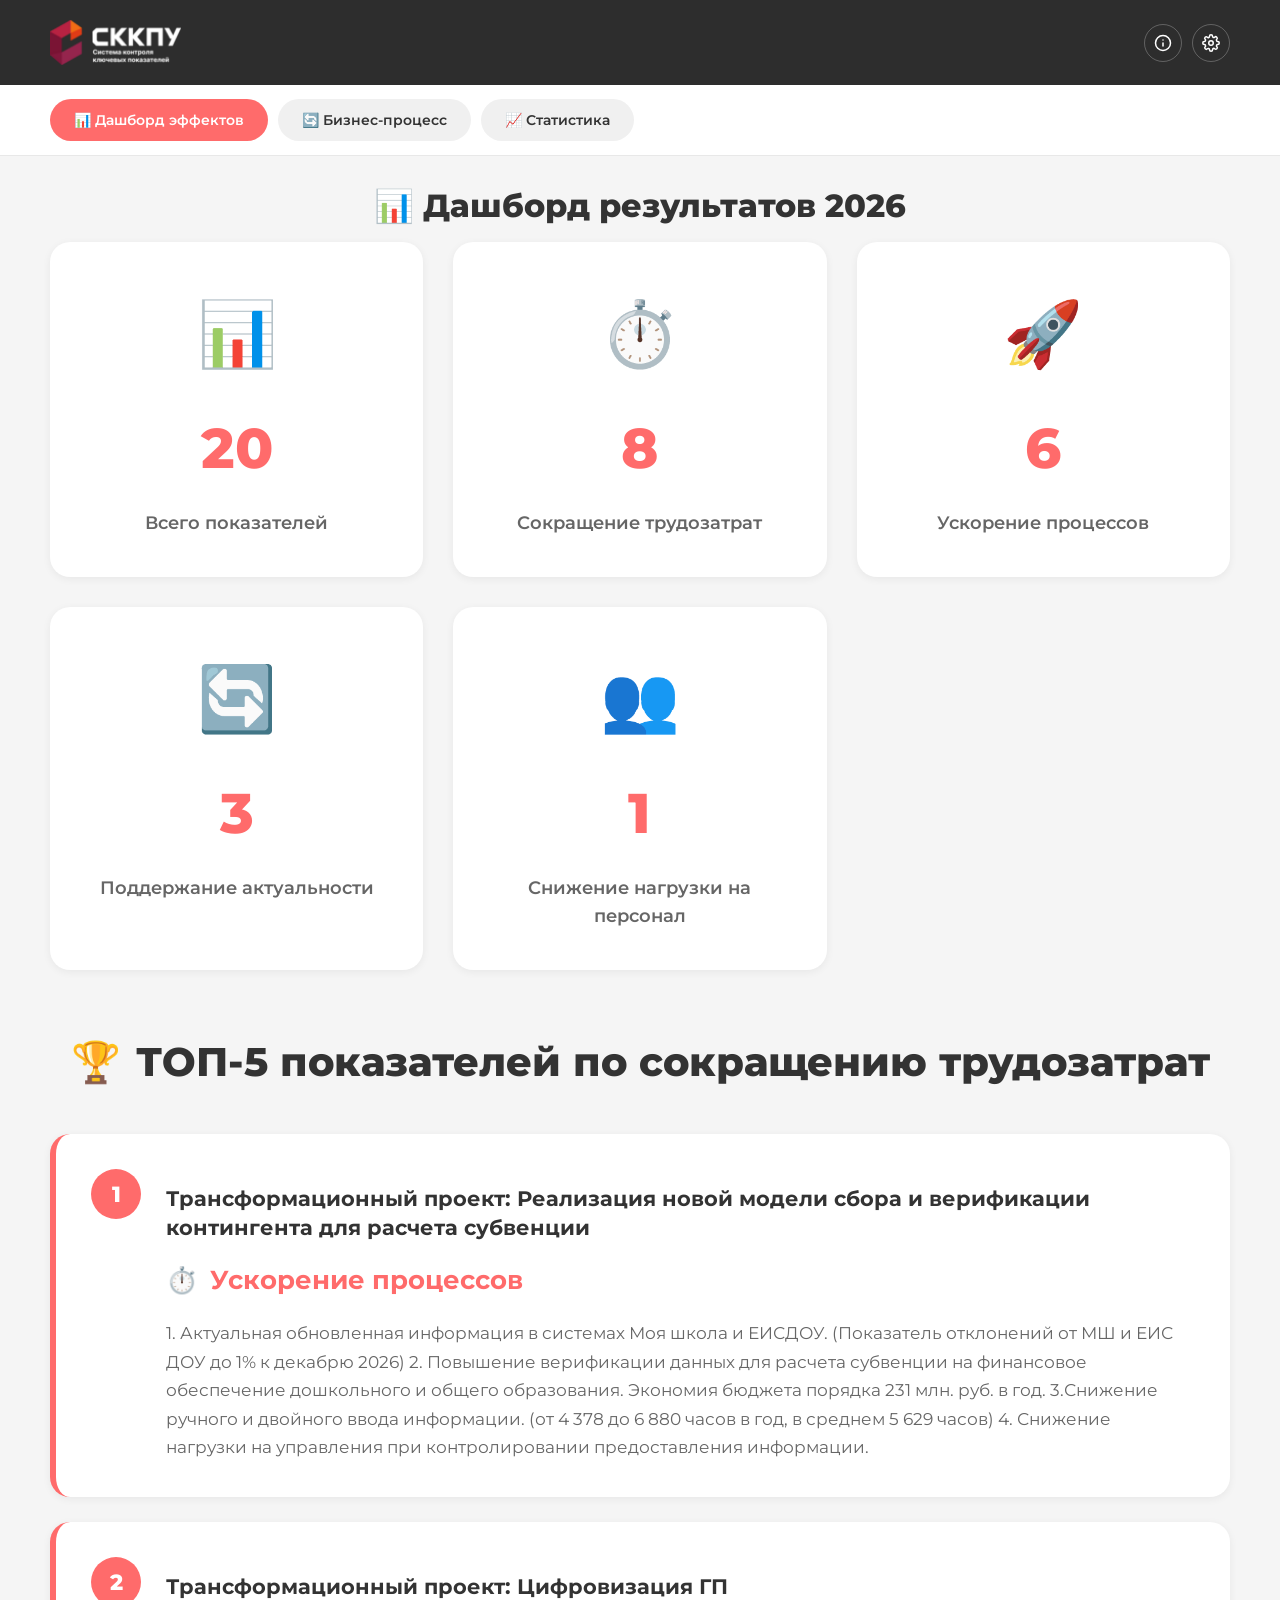
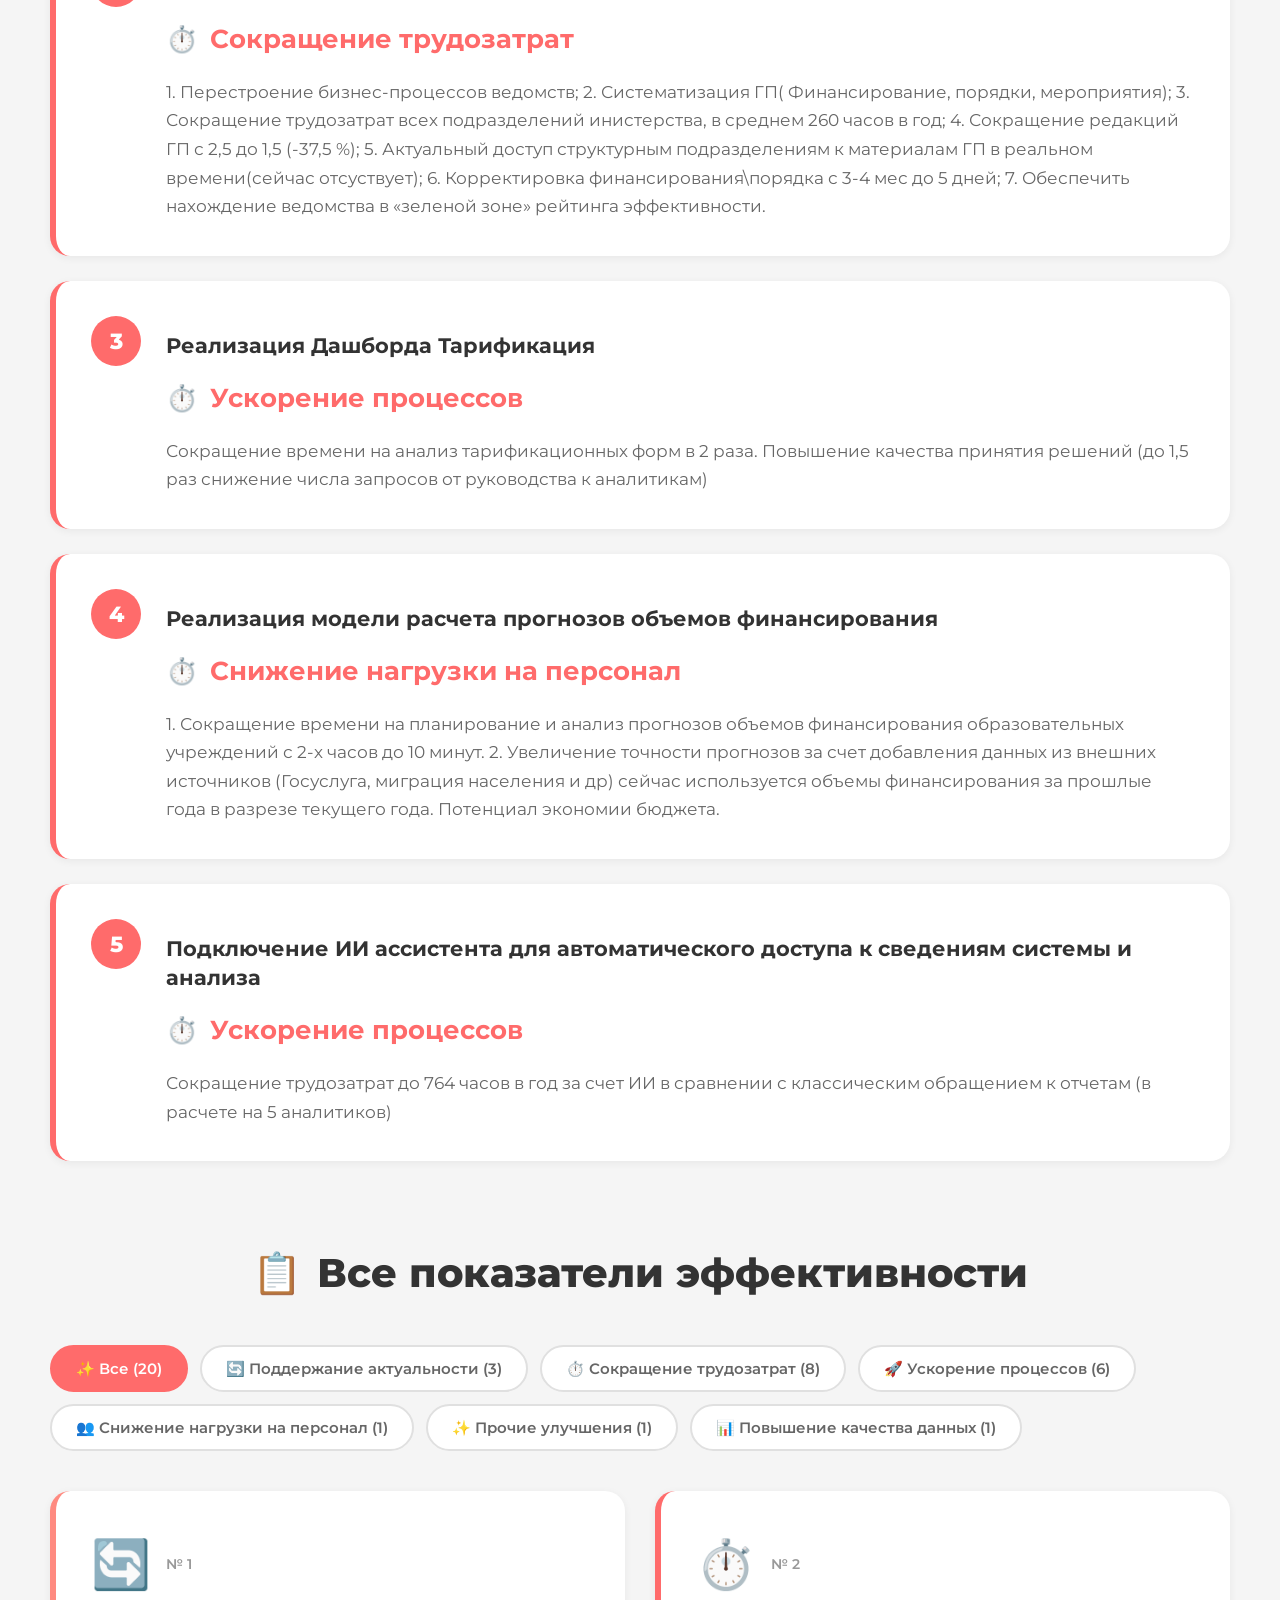
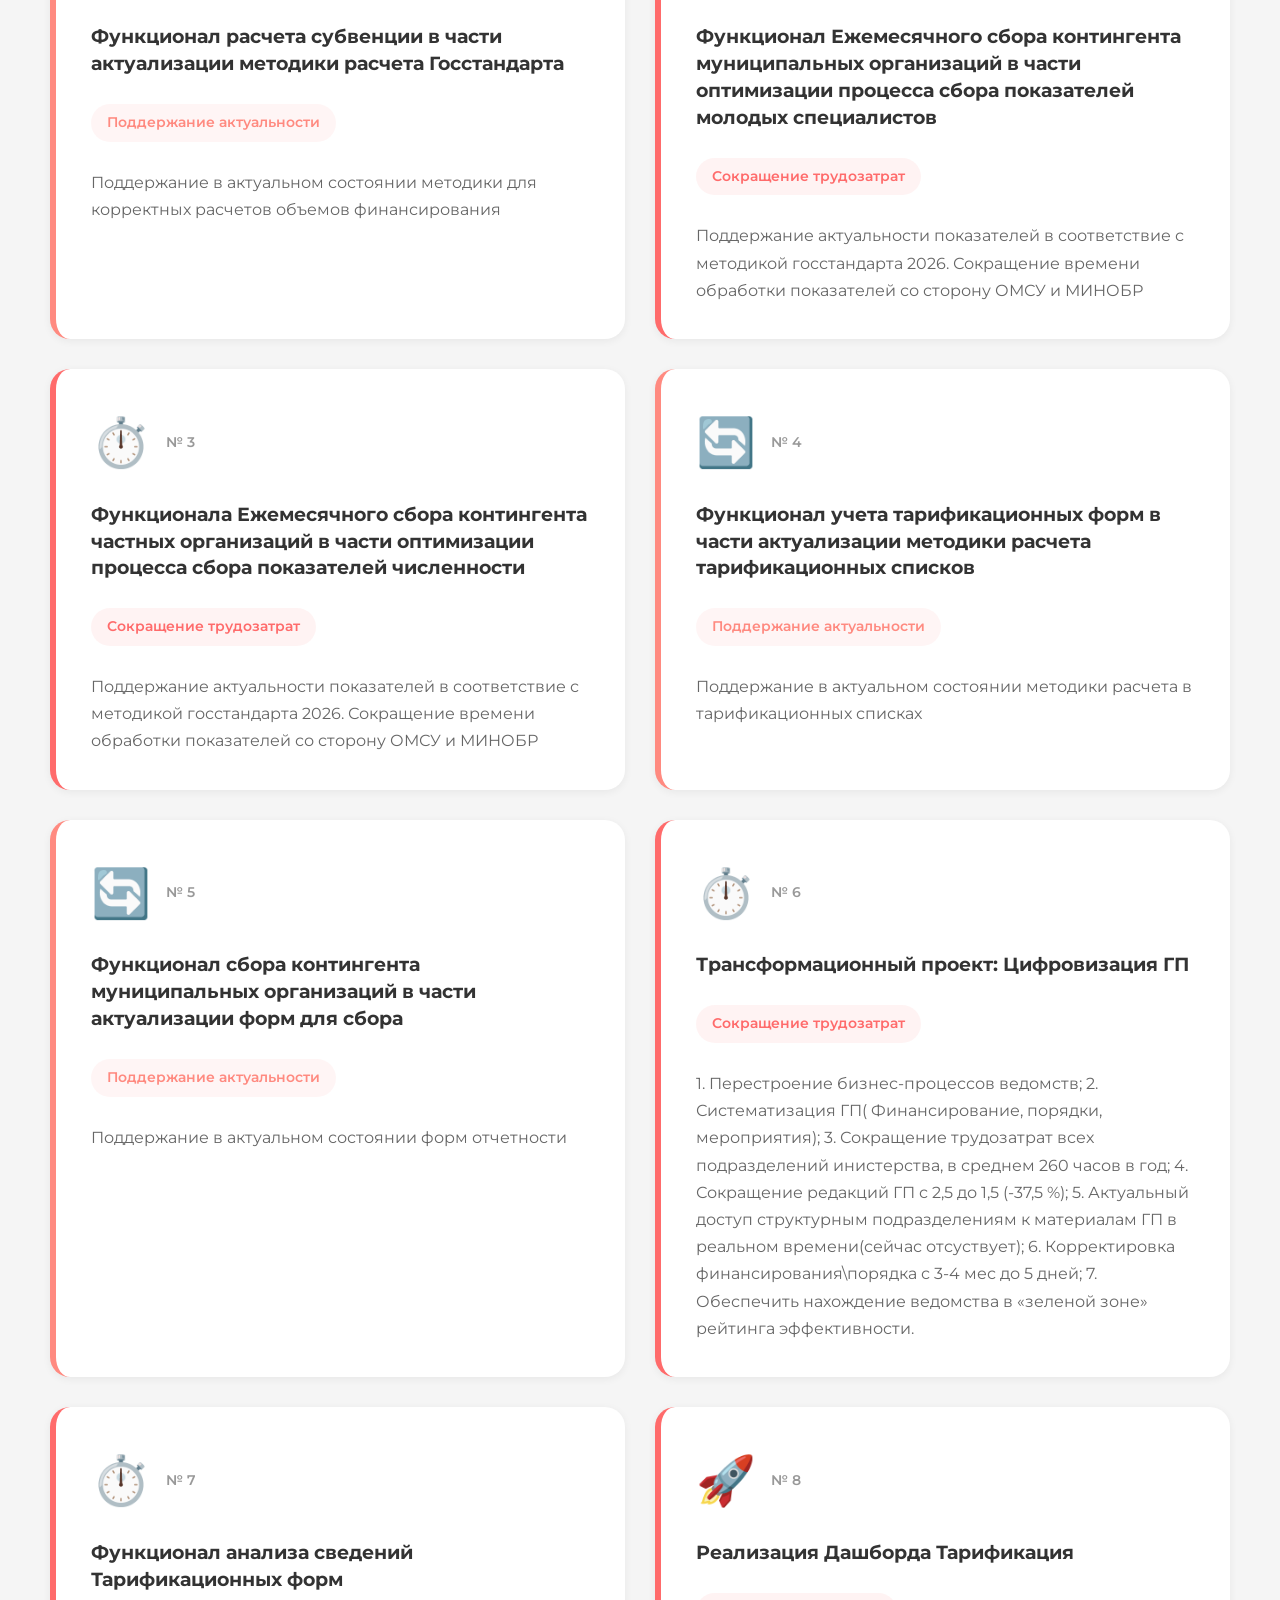
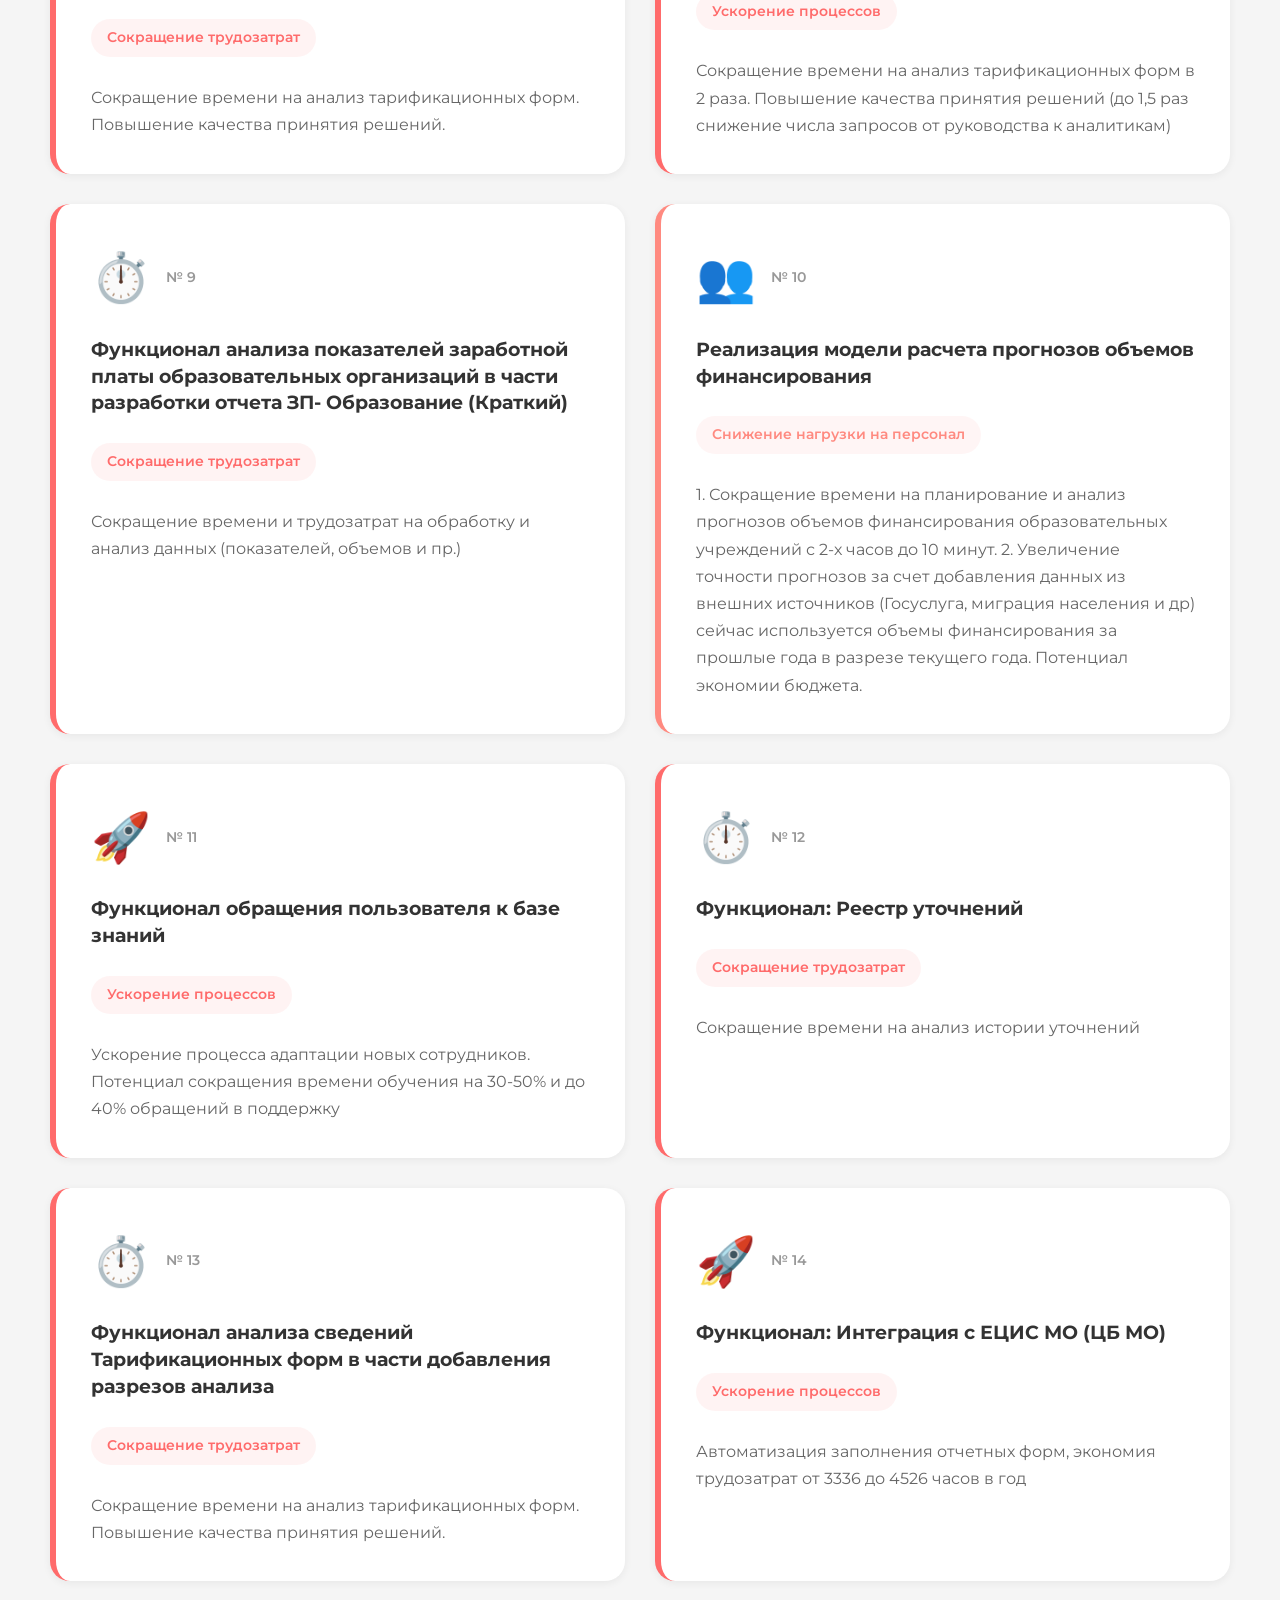
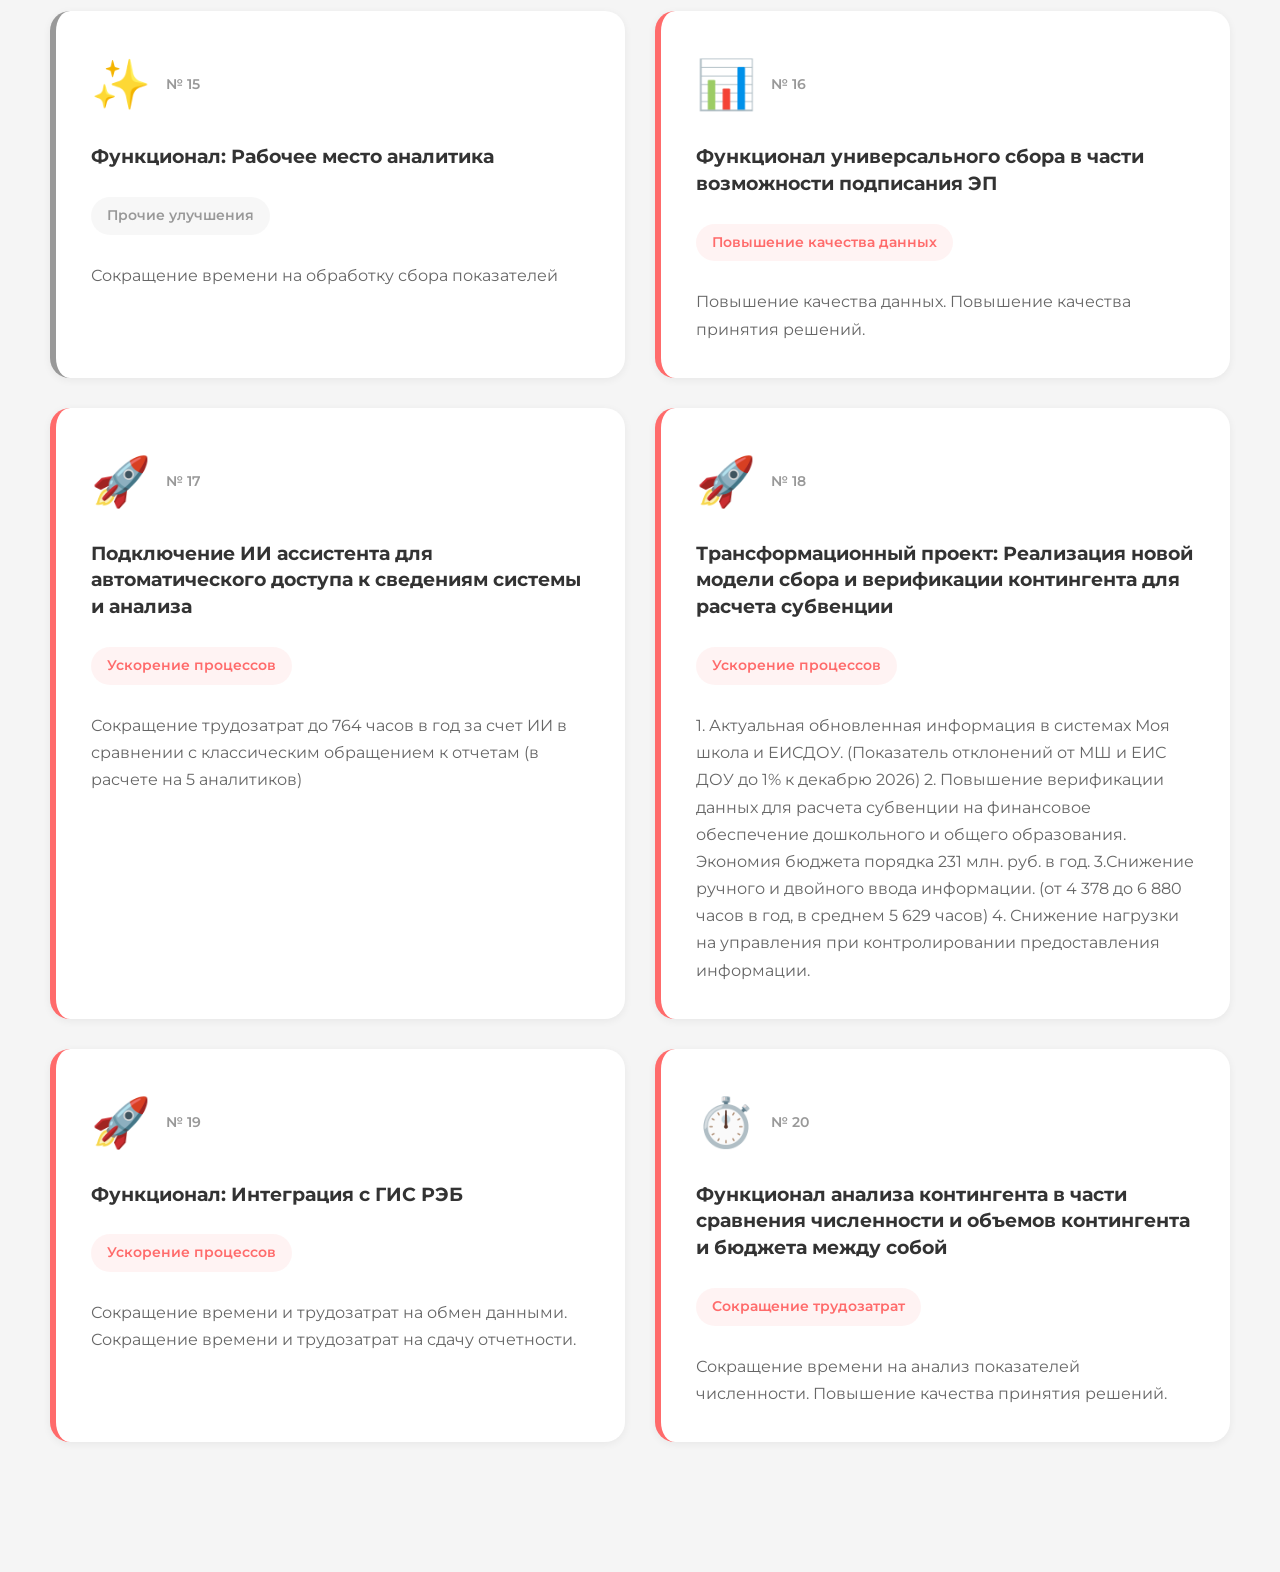
<file: index.html>
<!DOCTYPE html>
<html lang="ru">
<head>
    <meta charset="UTF-8">
    <meta name="viewport" content="width=device-width, initial-scale=1.0">
    <title>ГИС СККПУ - Демонстрация v3.0 | ЦРЦТ</title>
    <link rel="preconnect" href="https://fonts.googleapis.com">
    <link rel="preconnect" href="https://fonts.gstatic.com" crossorigin>
    <link href="https://fonts.googleapis.com/css2?family=Montserrat:wght@400;500;600;700;800&display=swap" rel="stylesheet">
    <link rel="stylesheet" href="src/styles/main.css">
    <meta name="apple-mobile-web-app-capable" content="yes">
    <meta name="apple-mobile-web-app-status-bar-style" content="black-translucent">
    <meta name="format-detection" content="telephone=no">
</head>
<body>
    <div class="header-compact">
        <div class="logo-section">
            <img src="[data-uri]" alt="ЦРЦТ Logo" class="logo-img">
            <!-- logo text removed — new logo already contains branding -->
        </div>
        <div class="header-actions">
            <button class="header-icon-btn" id="infoBtn" title="Информация о данных" onclick="toggleInfoPopup(event)">
                <svg viewBox="0 0 24 24"><circle cx="12" cy="12" r="10"/><line x1="12" y1="16" x2="12" y2="12"/><line x1="12" y1="8" x2="12.01" y2="8"/></svg>
                <div class="info-popup" id="infoPopup">
                    <span id="infoPopupText">📊 Используются встроенные данные из Plany-2026.csv</span>
                </div>
            </button>
            <label class="header-icon-btn" for="csvFile" title="Загрузить CSV">
                <svg viewBox="0 0 24 24"><circle cx="12" cy="12" r="3"/><path d="M19.4 15a1.65 1.65 0 0 0 .33 1.82l.06.06a2 2 0 0 1-2.83 2.83l-.06-.06a1.65 1.65 0 0 0-1.82-.33 1.65 1.65 0 0 0-1 1.51V21a2 2 0 0 1-4 0v-.09A1.65 1.65 0 0 0 9 19.4a1.65 1.65 0 0 0-1.82.33l-.06.06a2 2 0 0 1-2.83-2.83l.06-.06A1.65 1.65 0 0 0 4.68 15a1.65 1.65 0 0 0-1.51-1H3a2 2 0 0 1 0-4h.09A1.65 1.65 0 0 0 4.6 9a1.65 1.65 0 0 0-.33-1.82l-.06-.06a2 2 0 0 1 2.83-2.83l.06.06A1.65 1.65 0 0 0 9 4.68a1.65 1.65 0 0 0 1-1.51V3a2 2 0 0 1 4 0v.09a1.65 1.65 0 0 0 1 1.51 1.65 1.65 0 0 0 1.82-.33l.06-.06a2 2 0 0 1 2.83 2.83l-.06.06A1.65 1.65 0 0 0 19.4 9a1.65 1.65 0 0 0 1.51 1H21a2 2 0 0 1 0 4h-.09a1.65 1.65 0 0 0-1.51 1z"/></svg>
            </label>
            <input type="file" id="csvFile" class="file-input" accept=".csv">
        </div>
    </div>

    <!-- Page-level navigation tabs -->
    <div class="page-tabs">
        <button class="tab-btn active" onclick="showPage('dashboard')">📊 Дашборд эффектов</button>
        <button class="tab-btn" onclick="showPage('process')">🔄 Бизнес-процесс</button>
        <a href="stats.html" class="tab-btn tab-link">📈 Статистика</a>
    </div>

    <div id="dashboard-page" class="page-content active">
        <div class="container">
            <h1 class="dashboard-title" id="dashboardTitle">📊 Дашборд результатов 2026</h1>

            <div class="stats-grid" id="statsGrid"></div>

            <div id="content">
                <div class="loading">Загрузка дашборда...</div>
            </div>
        </div>
    </div>

    <div id="process-page" class="page-content">
        <div class="container-wide">
            <div class="process-section">
                <h2 class="section-title">
                    <span>⚙️</span>
                    Процесс разработки функционала
                </h2>

                <div class="main-flow">
                    <div class="flow-step">
                        <div class="step-header">
                            <div class="step-icon color-pm">👥</div>
                            <div class="step-info">
                                <div class="step-number">ШАГ 1 • ЕЖЕНЕДЕЛЬНО</div>
                                <div class="step-title">Очная встреча с заказчиком</div>
                            </div>
                        </div>
                        <div class="step-description">
                            Обсуждение текущего статуса задач и планирование новых. Заказчик описывает бизнес-задачи.
                        </div>
                        <div class="step-participants">
                            <span class="participant">👨‍💼 Руководитель проекта</span>
                            <span class="participant">📊 Аналитик</span>
                            <span class="participant">🎯 Функциональный заказчик</span>
                        </div>
                    </div>

                    <div class="flow-step">
                        <div class="step-header">
                            <div class="step-icon color-analyst">📝</div>
                            <div class="step-info">
                                <div class="step-number">ШАГ 2 • ФОРМАЛИЗАЦИЯ</div>
                                <div class="step-title">Перевод бизнес-задачи в ТТ</div>
                            </div>
                        </div>
                        <div class="step-description">
                            Бизнес-задача переводится в техническое задание для разработчиков.
                        </div>
                        <div class="step-participants">
                            <span class="participant">👨‍💼 Руководитель проекта</span>
                            <span class="participant">📊 Аналитик</span>
                        </div>
                    </div>

                    <div class="flow-step">
                        <div class="step-header">
                            <div class="step-icon color-senior">🔀</div>
                            <div class="step-info">
                                <div class="step-number">ШАГ 3 • ПОСТАНОВКА ЗАДАЧИ</div>
                                <div class="step-title">Распределение по типу и сложности</div>
                            </div>
                        </div>

                        <div class="branch-container">
                            <div class="branch-box" style="border-color: #333333;">
                                <div class="branch-title" style="color: #333333;">
                                    <span>📦</span> Большая задача
                                </div>
                                <div class="branch-content">
                                    Старший разработчик самостоятельно или совместно с РП/аналитиком декомпозирует задачу и распределяет на команду разработки.
                                </div>
                            </div>

                            <div class="branch-box" style="border-color: #FF6B6B;">
                                <div class="branch-title" style="color: #FF6B6B;">
                                    <span>📋</span> Небольшая задача
                                </div>
                                <div class="branch-content">
                                    Детализация задачи и постановка конкретному разработчику для выполнения.
                                </div>
                            </div>
                        </div>

                        <div class="step-participants">
                            <span class="participant">👨‍💻 Старший разработчик</span>
                            <span class="participant">👨‍💼 Руководитель проекта</span>
                            <span class="participant">📊 Аналитик</span>
                        </div>
                    </div>

                    <div class="flow-step">
                        <div class="step-header">
                            <div class="step-icon color-dev">🧪</div>
                            <div class="step-info">
                                <div class="step-number">ШАГ 4 • КОНТРОЛЬ КАЧЕСТВА</div>
                                <div class="step-title">Разработка → Тестирование</div>
                            </div>
                        </div>
                        <div class="step-description">
                            После завершения разработки задача передается на функциональное тестирование. Тестирующая сторона зависит от типа и сложности задачи.
                        </div>
                        <div class="step-participants">
                            <span class="participant">👨‍💻 Разработчик</span>
                            <span class="participant">📊 Аналитик (тестирование)</span>
                            <span class="participant">👨‍💼 РП (тестирование)</span>
                            <span class="participant">🎯 Функциональный заказчик (тестирование)</span>
                        </div>
                    </div>

                    <div class="flow-step">
                        <div class="step-header">
                            <div class="step-icon color-pm">🚀</div>
                            <div class="step-info">
                                <div class="step-number">ШАГ 5 • ВНЕДРЕНИЕ</div>
                                <div class="step-title">Планирование релиза и выпуск</div>
                            </div>
                        </div>
                        <div class="step-description">
                            После успешного тестирования на тестовом контуре планируется релиз. Функционал выпускается в продуктовый контур.
                        </div>
                        <div class="step-participants">
                            <span class="participant">👨‍💼 Руководитель проекта</span>
                            <span class="participant">👨‍💻 Команда разработки</span>
                            <span class="participant">🎯 Функциональный заказчик</span>
                        </div>
                    </div>
                </div>
            </div>

            <div class="process-section">
                <h2 class="section-title">
                    <span>🛠️</span>
                    Техническая поддержка (параллельный процесс)
                </h2>

                <div class="support-flow">
                    <div class="support-diagram">
                        <div class="support-step">
                            <div class="support-icon-box">👤</div>
                            <div class="arrow-right">→</div>
                            <div class="support-box">
                                <div style="font-size: 1.5em; font-weight: 800; margin-bottom: 12px; color: #333333;">
                                    Пользователь системы
                                </div>
                                <div style="color: #666666; line-height: 1.7;">
                                    Возникает вопрос или необходима консультация по работе в системе
                                </div>
                            </div>
                        </div>

                        <div class="support-step">
                            <div class="support-icon-box">🤖</div>
                            <div class="arrow-right">→</div>
                            <div class="support-box">
                                <div style="font-size: 1.5em; font-weight: 800; margin-bottom: 12px; color: #333333;">
                                    🔹 Уровень 1: Чат-бот
                                </div>
                                <div style="color: #666666; line-height: 1.7;">
                                    Первичная консультация на основе базы знаний. Ответы на типовые вопросы и инструкции по работе с системой.
                                </div>
                            </div>
                        </div>

                        <div class="support-step">
                            <div class="support-icon-box">👨‍💼</div>
                            <div class="arrow-right">→</div>
                            <div class="support-box">
                                <div style="font-size: 1.5em; font-weight: 800; margin-bottom: 12px; color: #333333;">
                                    🔸 Уровень 2: Специалист техподдержки
                                </div>
                                <div style="color: #666666; margin-bottom: 12px; line-height: 1.7;">
                                    Обращение к специалисту в случаях:
                                </div>
                                <div style="color: #666666; line-height: 1.8;">
                                    • Необходимо предоставить новый доступ<br>
                                    • Требуется решить техническую проблему<br>
                                    • Консультация выходит за рамки базы знаний чат-бота
                                </div>
                            </div>
                        </div>
                    </div>
                </div>
            </div>

            <div class="legend">
                <div class="legend-title">📌 Участники процесса</div>
                <div class="legend-items">
                    <div class="legend-item">
                        <div class="legend-icon color-pm">👨‍💼</div>
                        <div class="legend-text">Руководитель проекта</div>
                    </div>
                    <div class="legend-item">
                        <div class="legend-icon color-analyst">📊</div>
                        <div class="legend-text">Аналитик</div>
                    </div>
                    <div class="legend-item">
                        <div class="legend-icon color-client">🎯</div>
                        <div class="legend-text">Функциональный заказчик</div>
                    </div>
                    <div class="legend-item">
                        <div class="legend-icon color-senior">👨‍💻</div>
                        <div class="legend-text">Старший разработчик</div>
                    </div>
                    <div class="legend-item">
                        <div class="legend-icon color-dev">💻</div>
                        <div class="legend-text">Разработчики</div>
                    </div>
                    <div class="legend-item">
                        <div class="legend-icon color-support">🛠️</div>
                        <div class="legend-text">Техническая поддержка</div>
                    </div>
                </div>
            </div>
        </div>
    </div>

    <script src="src/scripts/app.js"></script>
</body>
</html>
</file>
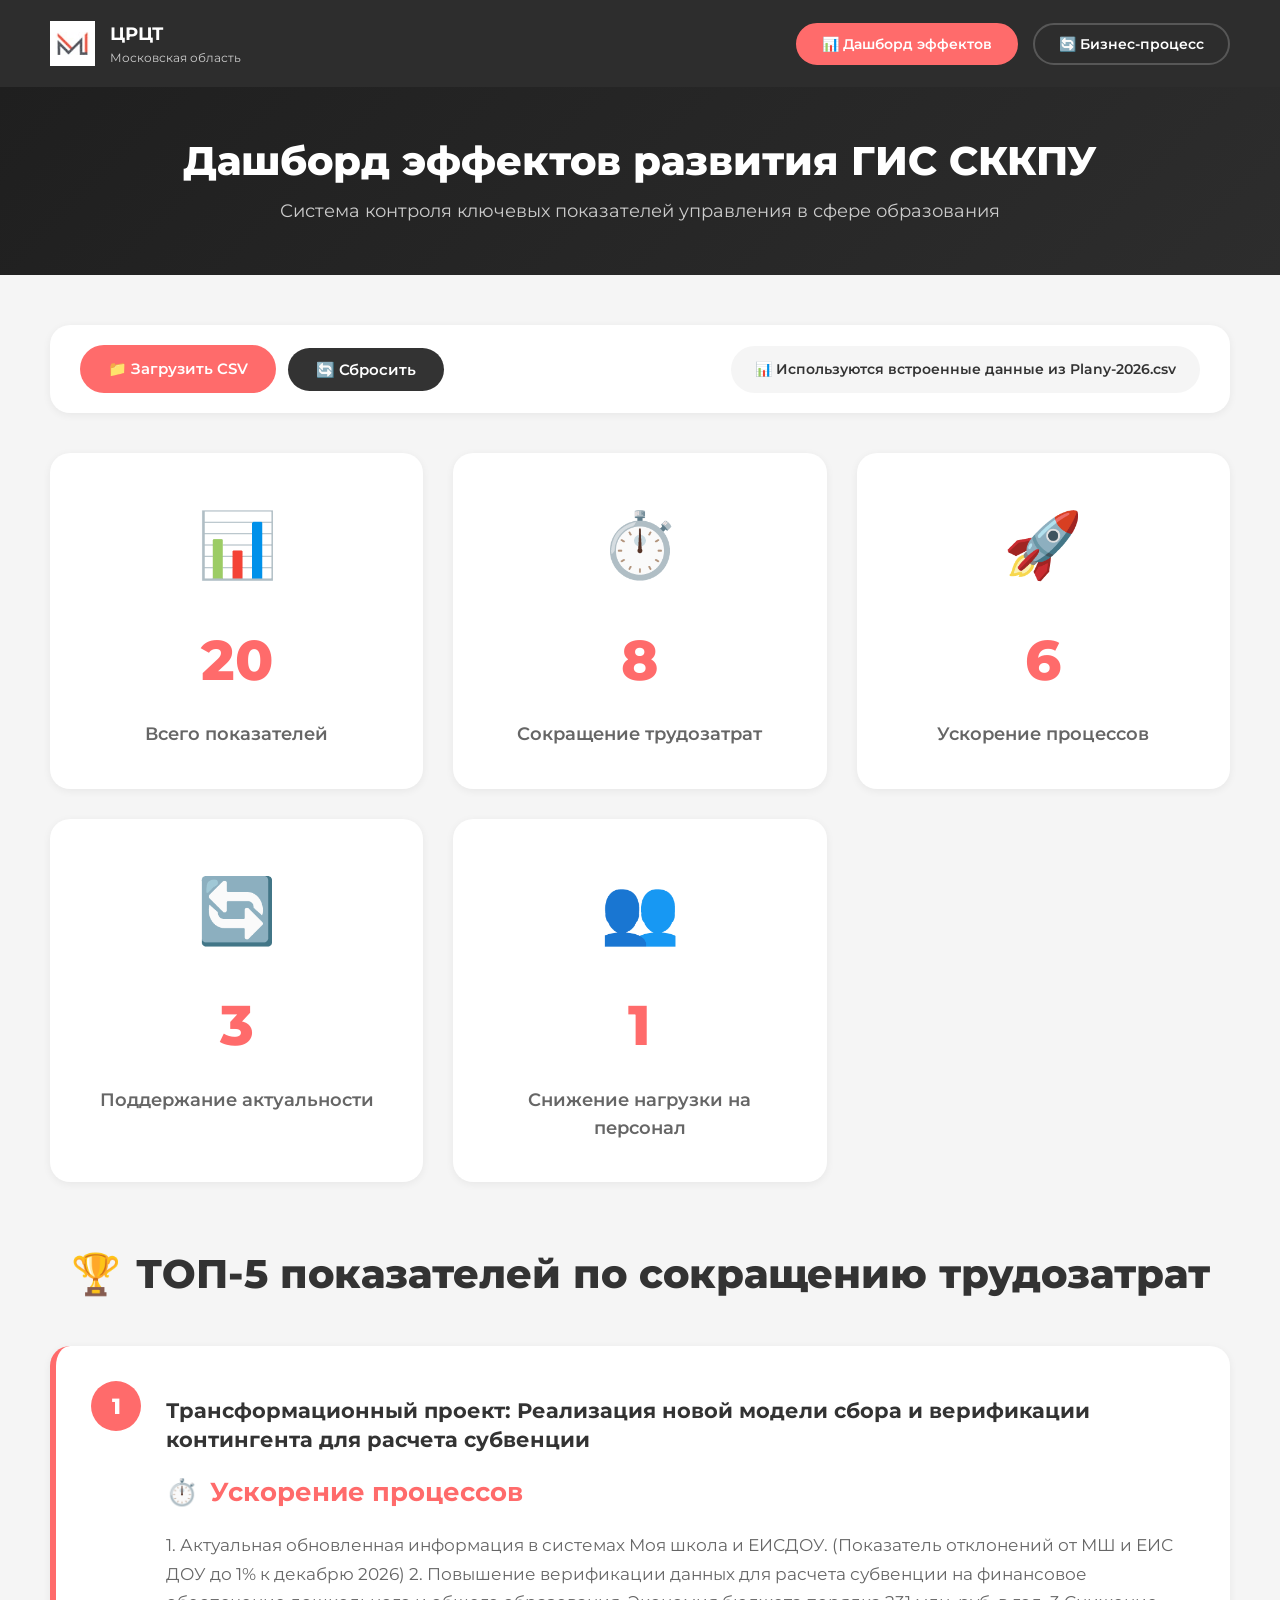
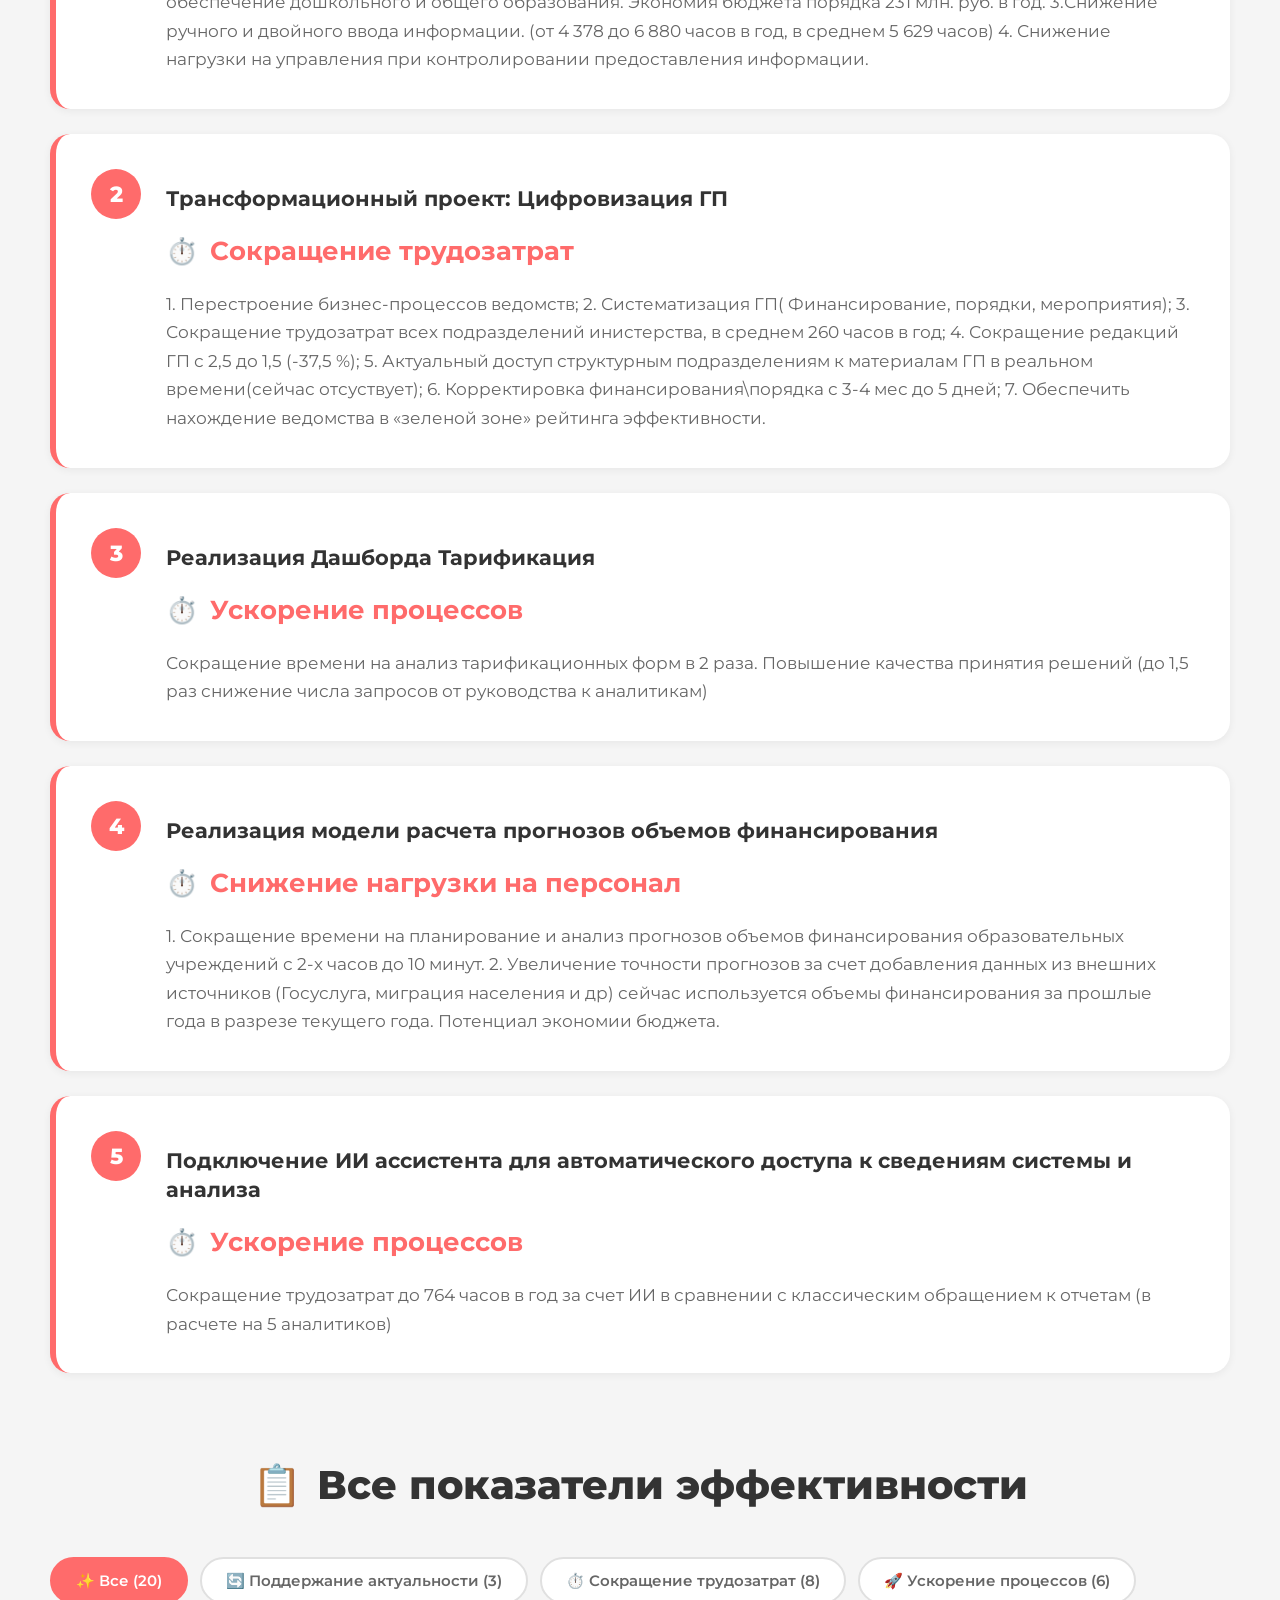
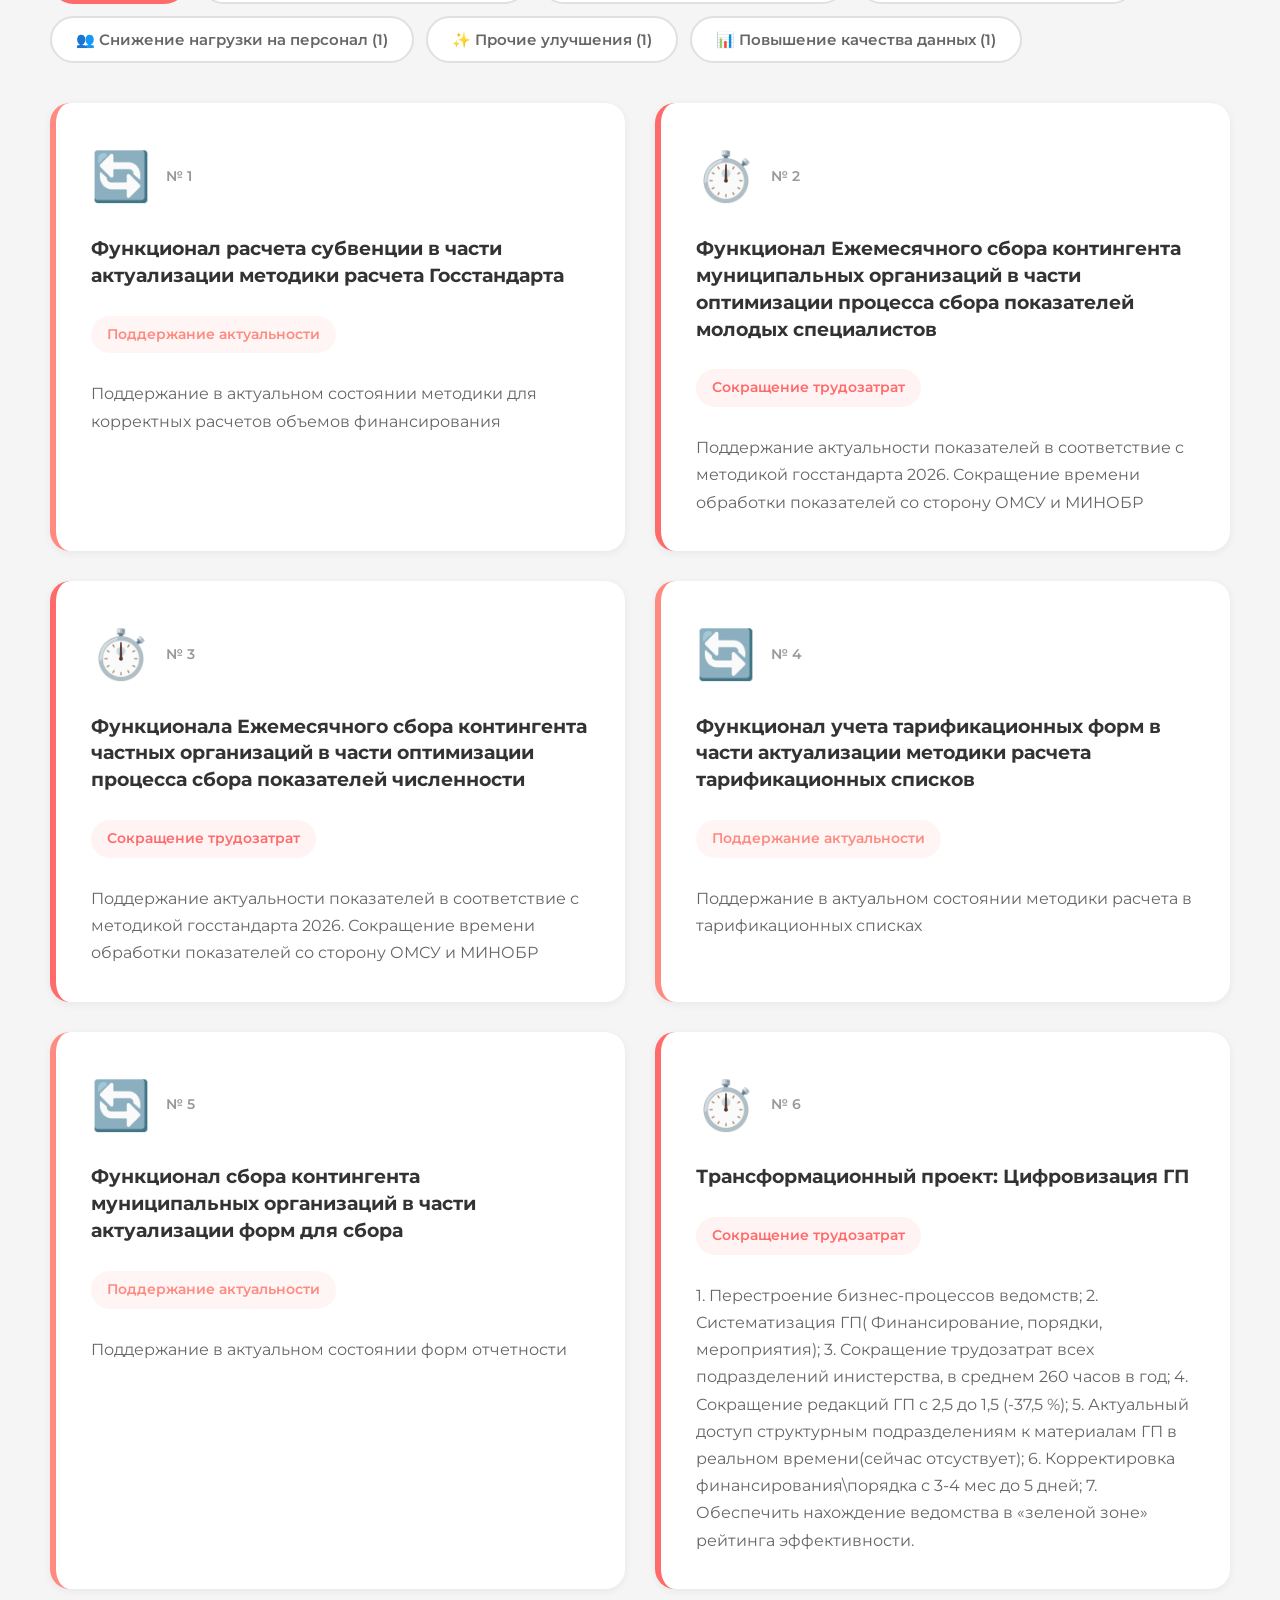
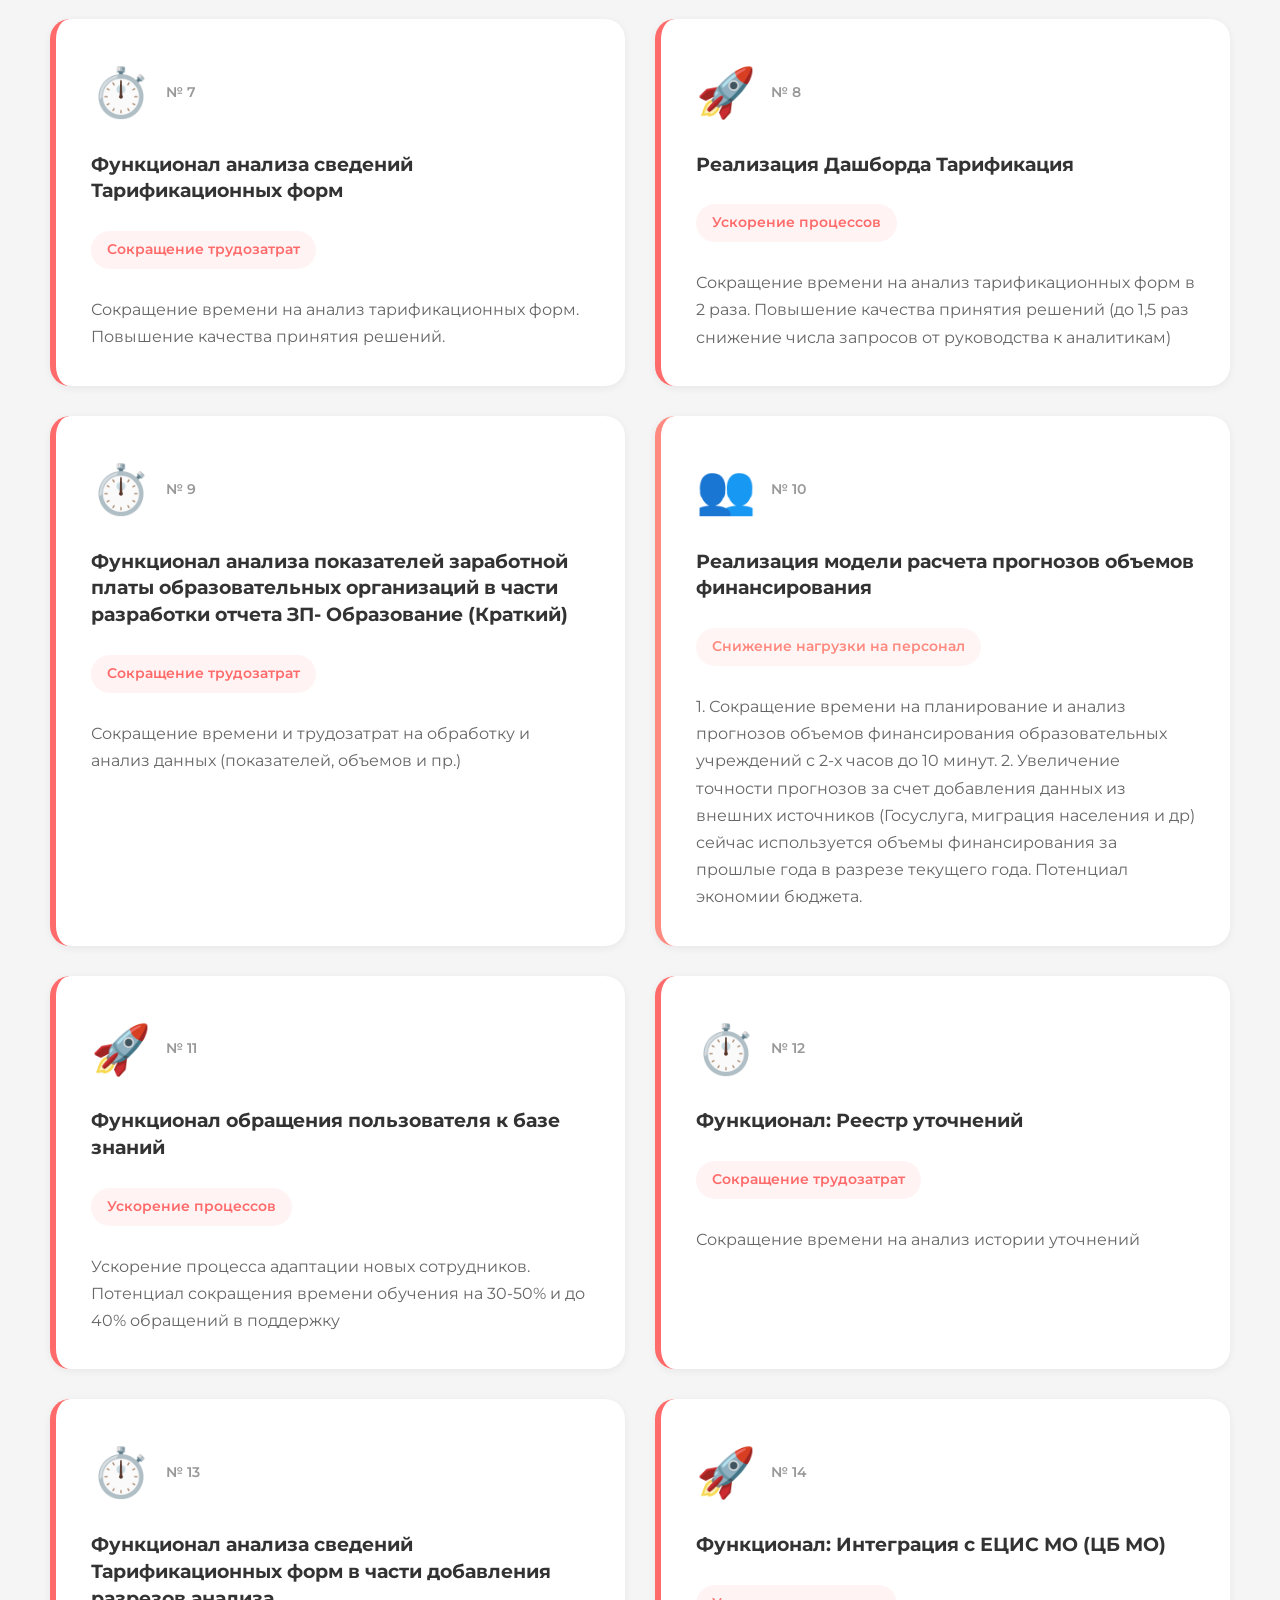
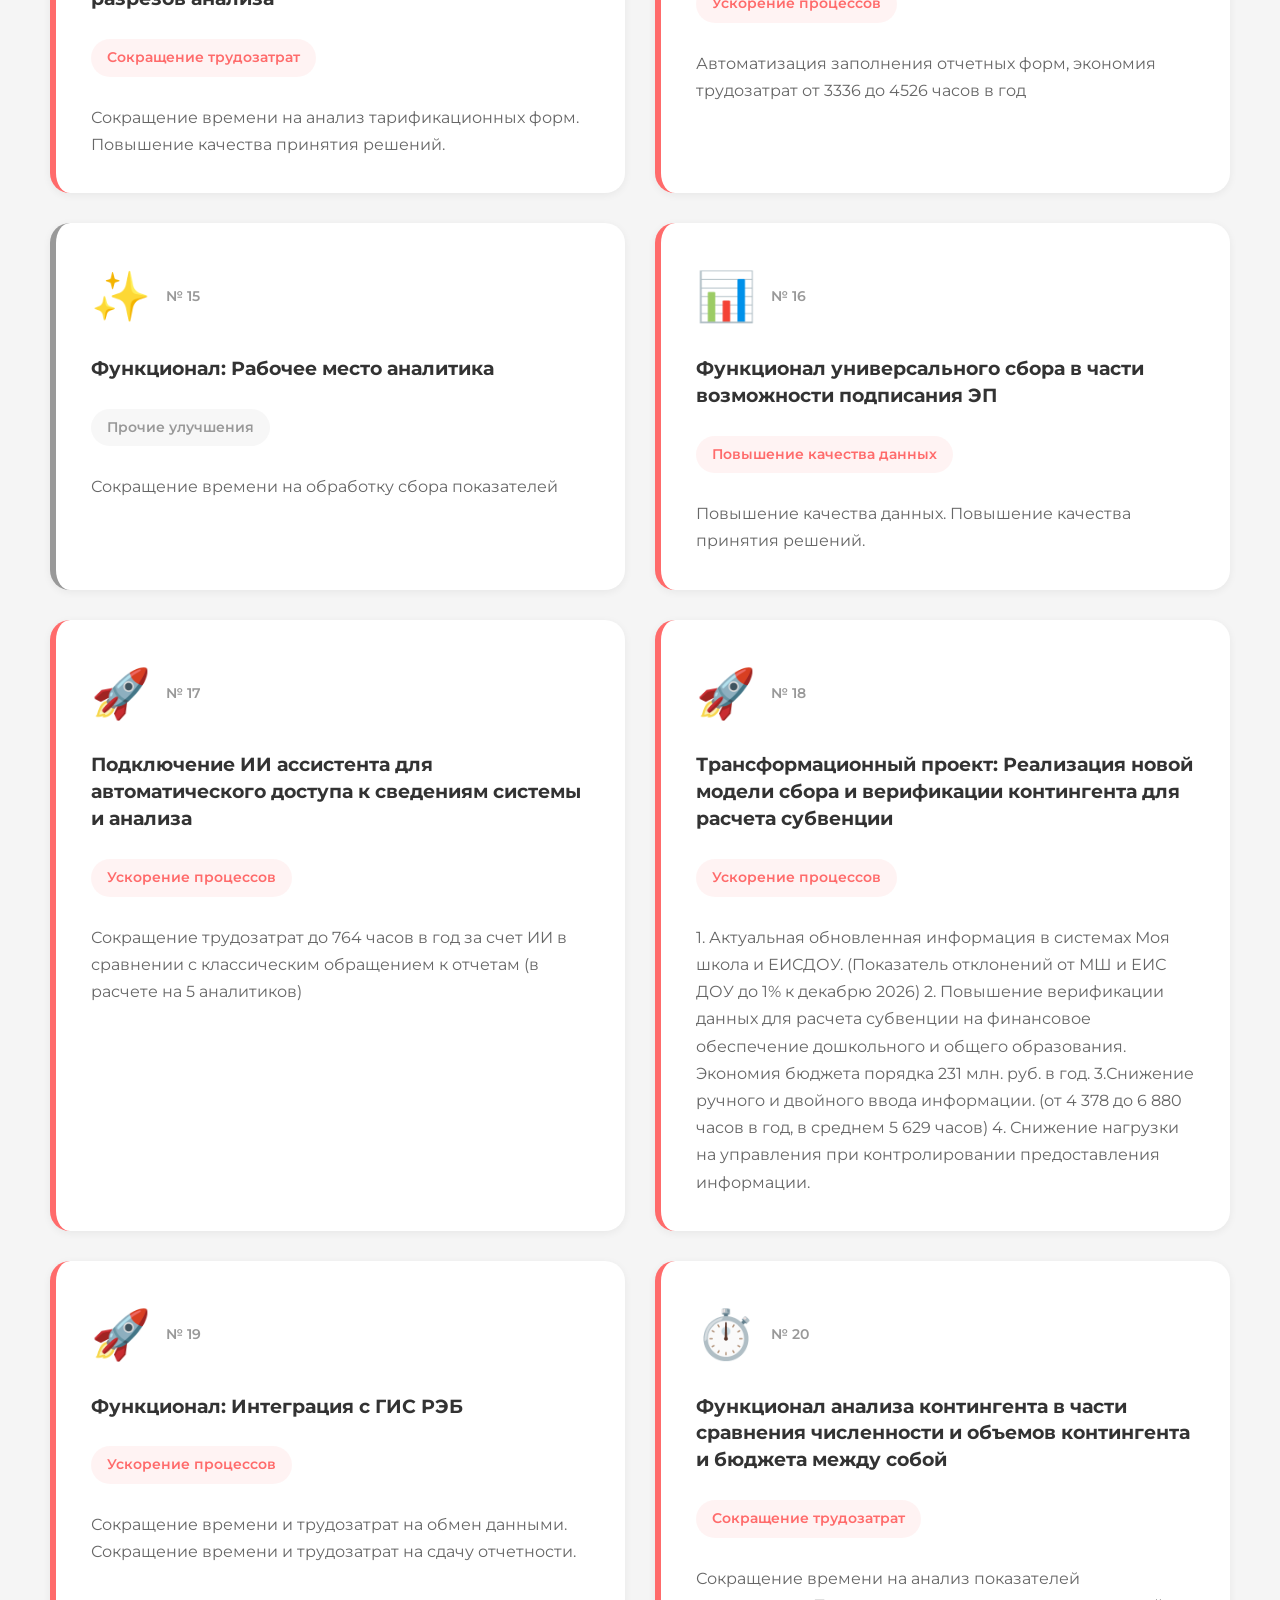
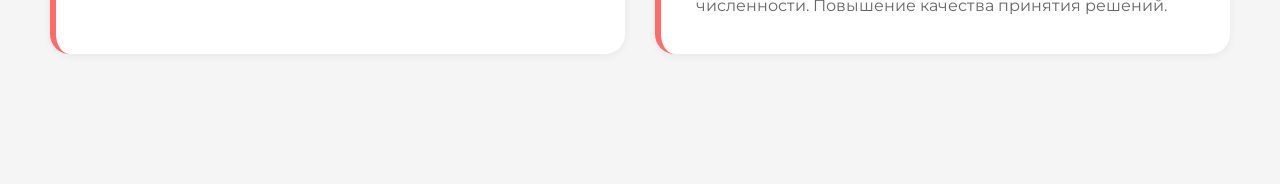
<file: SKKPU_Demo_v3_Unified-Fix.html>
<!DOCTYPE html>
<html lang="ru">
<head>
    <meta charset="UTF-8">
    <meta name="viewport" content="width=device-width, initial-scale=1.0">
    <title>ГИС СККПУ - Демонстрация v3.0 | ЦРЦТ</title>
    <link rel="preconnect" href="https://fonts.googleapis.com">
    <link rel="preconnect" href="https://fonts.gstatic.com" crossorigin>
    <link href="https://fonts.googleapis.com/css2?family=Montserrat:wght@400;500;600;700;800&display=swap" rel="stylesheet">
    <style>
        * {
            margin: 0;
            padding: 0;
            box-sizing: border-box;
        }

        body {
            font-family: 'Montserrat', -apple-system, BlinkMacSystemFont, 'Segoe UI', sans-serif;
            background: #F5F5F5;
            min-height: 100vh;
            line-height: 1.6;
        }

        .header-compact {
            background: #2D2D2D;
            color: white;
            padding: 20px 50px;
            display: flex;
            justify-content: space-between;
            align-items: center;
            box-shadow: 0 2px 8px rgba(0,0,0,0.1);
        }

        .logo-section {
            display: flex;
            align-items: center;
            gap: 15px;
        }

        .logo-img {
            height: 45px;
            width: auto;
        }

        .logo-text {
            display: flex;
            flex-direction: column;
        }

        .logo-title {
            font-size: 1.1em;
            font-weight: 700;
            color: white;
        }

        .logo-subtitle {
            font-size: 0.75em;
            color: #CCCCCC;
            font-weight: 400;
        }

        .header-nav {
            display: flex;
            gap: 15px;
            align-items: center;
        }

        .nav-btn {
            padding: 10px 24px;
            border-radius: 50px;
            background: transparent;
            color: white;
            text-decoration: none;
            font-weight: 600;
            transition: all 0.3s ease;
            font-size: 14px;
            border: 2px solid rgba(255,255,255,0.2);
            cursor: pointer;
            font-family: 'Montserrat', sans-serif;
        }

        .nav-btn:hover {
            background: rgba(255,255,255,0.1);
            border-color: rgba(255,255,255,0.4);
        }

        .nav-btn.active {
            background: #FF6B6B;
            border-color: #FF6B6B;
        }

        .page-content {
            display: none;
        }

        .page-content.active {
            display: block;
        }

        .hero-compact {
            background: linear-gradient(135deg, #1F1F1F 0%, #2D2D2D 100%);
            color: white;
            padding: 50px 50px;
            text-align: center;
        }

        .hero-title {
            font-size: 2.5em;
            font-weight: 800;
            margin-bottom: 12px;
            line-height: 1.2;
        }

        .hero-subtitle {
            font-size: 1.1em;
            color: #CCCCCC;
            font-weight: 400;
        }

        .container {
            max-width: 1400px;
            margin: 0 auto;
            padding: 50px 50px;
        }

        .container-wide {
            max-width: 1600px;
            margin: 0 auto;
            padding: 50px 50px 80px;
        }

        .controls-compact {
            background: #FFFFFF;
            padding: 20px 30px;
            border-radius: 20px;
            margin-bottom: 40px;
            display: flex;
            gap: 15px;
            align-items: center;
            box-shadow: 0 2px 8px rgba(0,0,0,0.06);
            flex-wrap: wrap;
        }

        .controls-group {
            display: flex;
            gap: 12px;
            align-items: center;
        }

        .btn-coral {
            padding: 12px 28px;
            background: #FF6B6B;
            color: white;
            border: none;
            border-radius: 50px;
            font-size: 15px;
            font-weight: 600;
            cursor: pointer;
            transition: all 0.3s ease;
            font-family: 'Montserrat', sans-serif;
            display: inline-flex;
            align-items: center;
            gap: 8px;
        }

        .btn-coral:hover {
            background: #FF8A80;
            transform: translateY(-2px);
            box-shadow: 0 6px 16px rgba(255, 107, 107, 0.3);
        }

        .btn-secondary {
            padding: 12px 28px;
            background: #333333;
            color: white;
            border: none;
            border-radius: 50px;
            font-size: 15px;
            font-weight: 600;
            cursor: pointer;
            transition: all 0.3s ease;
            font-family: 'Montserrat', sans-serif;
        }

        .btn-secondary:hover {
            background: #2D2D2D;
        }

        .file-input {
            display: none;
        }

        .data-source {
            padding: 12px 24px;
            background: #F5F5F5;
            color: #333333;
            border-radius: 50px;
            font-weight: 600;
            font-size: 14px;
            margin-left: auto;
        }

        .stats-grid {
            display: grid;
            grid-template-columns: repeat(auto-fit, minmax(280px, 1fr));
            gap: 30px;
            margin-bottom: 60px;
        }

        .stat-card {
            background: #FFFFFF;
            padding: 40px;
            border-radius: 20px;
            text-align: center;
            transition: all 0.3s ease;
            box-shadow: 0 2px 8px rgba(0,0,0,0.06);
        }

        .stat-card:hover {
            transform: translateY(-8px);
            box-shadow: 0 12px 30px rgba(0,0,0,0.12);
        }

        .stat-icon {
            font-size: 4em;
            margin-bottom: 20px;
        }

        .stat-value {
            font-size: 3.5em;
            font-weight: 800;
            color: #FF6B6B;
            margin: 15px 0;
        }

        .stat-label {
            font-size: 1.1em;
            color: #666666;
            font-weight: 600;
        }

        .section {
            margin-bottom: 80px;
        }

        .section-title {
            font-size: 2.5em;
            color: #333333;
            font-weight: 800;
            margin-bottom: 40px;
            display: flex;
            align-items: center;
            justify-content: center;
            gap: 15px;
        }

        .top5-grid {
            display: grid;
            gap: 25px;
        }

        .top5-item {
            background: #FFFFFF;
            padding: 35px;
            border-radius: 20px;
            box-shadow: 0 2px 8px rgba(0,0,0,0.06);
            transition: all 0.3s ease;
            border-left: 6px solid #FF6B6B;
        }

        .top5-item:hover {
            transform: translateX(8px);
            box-shadow: 0 8px 24px rgba(255, 107, 107, 0.15);
        }

        .top5-item .rank {
            display: inline-block;
            width: 50px;
            height: 50px;
            background: #FF6B6B;
            color: white;
            border-radius: 50%;
            text-align: center;
            line-height: 50px;
            font-weight: 800;
            font-size: 1.4em;
            margin-right: 25px;
        }

        .top5-item .title {
            font-size: 1.3em;
            color: #333333;
            font-weight: 700;
            margin: 15px 0;
            line-height: 1.4;
        }

        .top5-item .savings {
            font-size: 1.6em;
            color: #FF6B6B;
            font-weight: 700;
            margin: 18px 0;
            display: flex;
            align-items: center;
            gap: 12px;
        }

        .top5-item .effect {
            color: #666666;
            line-height: 1.7;
            margin-top: 15px;
            font-size: 1.05em;
        }

        .filter-section {
            margin-bottom: 40px;
            display: flex;
            gap: 12px;
            flex-wrap: wrap;
        }

        .filter-btn {
            padding: 12px 24px;
            border: 2px solid #E0E0E0;
            background: #FFFFFF;
            border-radius: 50px;
            cursor: pointer;
            transition: all 0.3s ease;
            font-size: 15px;
            font-weight: 600;
            color: #666666;
            font-family: 'Montserrat', sans-serif;
        }

        .filter-btn:hover {
            border-color: #FF6B6B;
            background: #F5F5F5;
        }

        .filter-btn.active {
            background: #FF6B6B;
            color: white;
            border-color: #FF6B6B;
        }

        .cards-grid {
            display: grid;
            grid-template-columns: repeat(auto-fill, minmax(380px, 1fr));
            gap: 30px;
        }

        .effect-card {
            background: #FFFFFF;
            border-radius: 20px;
            padding: 35px;
            box-shadow: 0 2px 8px rgba(0,0,0,0.06);
            transition: all 0.3s ease;
            border-left: 6px solid;
        }

        .effect-card:hover {
            transform: translateY(-8px);
            box-shadow: 0 12px 30px rgba(0,0,0,0.12);
        }

        .effect-card .card-header {
            display: flex;
            align-items: center;
            gap: 15px;
            margin-bottom: 20px;
        }

        .effect-card .card-icon {
            font-size: 3em;
        }

        .effect-card .card-number {
            font-size: 0.9em;
            color: #999999;
            font-weight: 600;
        }

        .effect-card .card-title {
            font-size: 1.2em;
            color: #333333;
            font-weight: 700;
            line-height: 1.4;
            margin: 15px 0;
        }

        .effect-card .card-type {
            display: inline-block;
            padding: 8px 16px;
            border-radius: 50px;
            font-size: 0.85em;
            font-weight: 600;
            margin: 12px 0;
        }

        .effect-card .card-description {
            color: #666666;
            line-height: 1.7;
            margin-top: 15px;
        }

        .process-section {
            margin-bottom: 80px;
        }

        .main-flow {
            display: flex;
            flex-direction: column;
            gap: 40px;
            margin-bottom: 60px;
        }

        .flow-step {
            background: #FFFFFF;
            border-radius: 20px;
            padding: 40px;
            box-shadow: 0 2px 8px rgba(0,0,0,0.06);
            transition: all 0.3s ease;
        }

        .flow-step:hover {
            transform: translateY(-8px);
            box-shadow: 0 12px 30px rgba(0,0,0,0.12);
        }

        .step-header {
            display: flex;
            align-items: center;
            gap: 25px;
            margin-bottom: 25px;
        }

        .step-icon {
            width: 90px;
            height: 90px;
            border-radius: 50%;
            display: flex;
            align-items: center;
            justify-content: center;
            font-size: 3em;
            flex-shrink: 0;
        }

        .step-info {
            flex: 1;
        }

        .step-number {
            font-size: 0.9em;
            color: #999999;
            font-weight: 700;
            margin-bottom: 8px;
            letter-spacing: 1px;
        }

        .step-title {
            font-size: 1.8em;
            color: #333333;
            font-weight: 800;
            margin-bottom: 12px;
            line-height: 1.3;
        }

        .step-description {
            color: #666666;
            line-height: 1.7;
            font-size: 1.1em;
        }

        .step-participants {
            display: flex;
            gap: 15px;
            flex-wrap: wrap;
            margin-top: 20px;
        }

        .participant {
            display: inline-flex;
            align-items: center;
            gap: 10px;
            padding: 10px 20px;
            background: #F5F5F5;
            border-radius: 50px;
            font-size: 0.95em;
            font-weight: 600;
            color: #333333;
        }

        .branch-container {
            display: grid;
            grid-template-columns: 1fr 1fr;
            gap: 30px;
            margin: 35px 0;
        }

        .branch-box {
            background: #F5F5F5;
            border-radius: 20px;
            padding: 35px;
            transition: all 0.3s ease;
            border: 3px solid;
        }

        .branch-box:hover {
            transform: scale(1.02);
            box-shadow: 0 8px 24px rgba(0,0,0,0.1);
        }

        .branch-title {
            font-size: 1.5em;
            font-weight: 800;
            margin-bottom: 18px;
            display: flex;
            align-items: center;
            gap: 12px;
        }

        .branch-content {
            color: #666666;
            line-height: 1.7;
            font-size: 1.05em;
        }

        .support-flow {
            background: #FFFFFF;
            border-radius: 20px;
            padding: 50px;
            box-shadow: 0 2px 8px rgba(0,0,0,0.06);
        }

        .support-diagram {
            display: flex;
            flex-direction: column;
            gap: 30px;
            align-items: center;
        }

        .support-step {
            display: flex;
            align-items: center;
            gap: 25px;
            width: 100%;
            max-width: 1000px;
        }

        .support-box {
            background: #F5F5F5;
            border-radius: 20px;
            padding: 35px;
            flex: 1;
            transition: all 0.3s ease;
        }

        .support-box:hover {
            transform: translateX(8px);
            box-shadow: 0 4px 16px rgba(0,0,0,0.08);
        }

        .support-icon-box {
            width: 80px;
            height: 80px;
            border-radius: 50%;
            display: flex;
            align-items: center;
            justify-content: center;
            font-size: 2.5em;
            flex-shrink: 0;
            background: #FF6B6B;
            color: white;
            box-shadow: 0 4px 12px rgba(255, 107, 107, 0.3);
        }

        .arrow-right {
            font-size: 2.5em;
            color: #FF6B6B;
        }

        .legend {
            background: #FFFFFF;
            border-radius: 20px;
            padding: 45px;
            margin-top: 60px;
            box-shadow: 0 2px 8px rgba(0,0,0,0.06);
        }

        .legend-title {
            font-size: 1.8em;
            color: #333333;
            margin-bottom: 35px;
            font-weight: 800;
        }

        .legend-items {
            display: grid;
            grid-template-columns: repeat(auto-fit, minmax(240px, 1fr));
            gap: 30px;
        }

        .legend-item {
            display: flex;
            align-items: center;
            gap: 15px;
        }

        .legend-icon {
            width: 50px;
            height: 50px;
            border-radius: 50%;
            display: flex;
            align-items: center;
            justify-content: center;
            font-size: 1.8em;
            flex-shrink: 0;
        }

        .legend-text {
            font-size: 1em;
            color: #333333;
            font-weight: 700;
        }

        .color-pm { background: #FF6B6B; }
        .color-analyst { background: #FF8A80; }
        .color-client { background: #666666; }
        .color-dev { background: #333333; }
        .color-senior { background: #2D2D2D; }
        .color-support { background: #FF6B6B; }

        .loading {
            text-align: center;
            padding: 100px 20px;
            font-size: 1.5em;
            color: #666666;
        }

        @media (max-width: 768px) {
            .hero-title {
                font-size: 1.8em;
            }

            .header-compact {
                flex-direction: column;
                gap: 15px;
                padding: 20px 30px;
            }

            .header-nav {
                width: 100%;
                justify-content: center;
            }

            .hero-compact, .container, .container-wide {
                padding: 40px 30px;
            }

            .controls-compact {
                flex-direction: column;
                align-items: stretch;
            }

            .controls-group {
                flex-direction: column;
            }

            .data-source {
                margin-left: 0;
            }

            .cards-grid {
                grid-template-columns: 1fr;
            }

            .branch-container {
                grid-template-columns: 1fr;
            }

            .support-flow {
                padding: 30px;
            }
        }

        .flow-step {
            animation: fadeInUp 0.6s ease-out;
            animation-fill-mode: both;
        }

        .flow-step:nth-child(1) { animation-delay: 0.1s; }
        .flow-step:nth-child(2) { animation-delay: 0.2s; }
        .flow-step:nth-child(3) { animation-delay: 0.3s; }
        .flow-step:nth-child(4) { animation-delay: 0.4s; }
        .flow-step:nth-child(5) { animation-delay: 0.5s; }

        @keyframes fadeInUp {
            from {
                opacity: 0;
                transform: translateY(30px);
            }
            to {
                opacity: 1;
                transform: translateY(0);
            }
        }
    </style>
</head>
<body>
    <div class="header-compact">
        <div class="logo-section">
            <img src="[data-uri]" alt="ЦРЦТ Logo" class="logo-img">
            <div class="logo-text">
                <div class="logo-title">ЦРЦТ</div>
                <div class="logo-subtitle">Московская область</div>
            </div>
        </div>
        <div class="header-nav">
            <button class="nav-btn active" onclick="showPage('dashboard')">📊 Дашборд эффектов</button>
            <button class="nav-btn" onclick="showPage('process')">🔄 Бизнес-процесс</button>
        </div>
    </div>

    <div id="dashboard-page" class="page-content active">
        <div class="hero-compact">
            <h1 class="hero-title">Дашборд эффектов развития ГИС СККПУ</h1>
            <p class="hero-subtitle">Система контроля ключевых показателей управления в сфере образования</p>
        </div>

        <div class="container">
            <div class="controls-compact">
                <div class="controls-group">
                    <label for="csvFile" class="btn-coral">
                        📁 Загрузить CSV
                    </label>
                    <input type="file" id="csvFile" class="file-input" accept=".csv">

                    <button id="resetBtn" class="btn-secondary">🔄 Сбросить</button>
                </div>

                <div class="data-source" id="dataSource">
                    📊 Используются встроенные данные из Plany-2026.csv
                </div>
            </div>

            <div class="stats-grid" id="statsGrid"></div>

            <div id="content">
                <div class="loading">Загрузка дашборда...</div>
            </div>
        </div>
    </div>

    <div id="process-page" class="page-content">
        <div class="hero-compact">
            <h1 class="hero-title">Бизнес-процесс взаимодействия</h1>
            <p class="hero-subtitle">Проектная команда ↔ Функциональный заказчик | ГИС СККПУ</p>
        </div>

        <div class="container-wide">
            <div class="process-section">
                <h2 class="section-title">
                    <span>⚙️</span>
                    Процесс разработки функционала
                </h2>

                <div class="main-flow">
                    <div class="flow-step">
                        <div class="step-header">
                            <div class="step-icon color-pm">👥</div>
                            <div class="step-info">
                                <div class="step-number">ШАГ 1 • ЕЖЕНЕДЕЛЬНО</div>
                                <div class="step-title">Очная встреча с заказчиком</div>
                            </div>
                        </div>
                        <div class="step-description">
                            Обсуждение текущего статуса задач и планирование новых. Заказчик описывает бизнес-задачи.
                        </div>
                        <div class="step-participants">
                            <span class="participant">👨‍💼 Руководитель проекта</span>
                            <span class="participant">📊 Аналитик</span>
                            <span class="participant">🎯 Функциональный заказчик</span>
                        </div>
                    </div>

                    <div class="flow-step">
                        <div class="step-header">
                            <div class="step-icon color-analyst">📝</div>
                            <div class="step-info">
                                <div class="step-number">ШАГ 2 • ФОРМАЛИЗАЦИЯ</div>
                                <div class="step-title">Перевод бизнес-задачи в ТТ</div>
                            </div>
                        </div>
                        <div class="step-description">
                            Бизнес-задача переводится в техническое задание для разработчиков.
                        </div>
                        <div class="step-participants">
                            <span class="participant">👨‍💼 Руководитель проекта</span>
                            <span class="participant">📊 Аналитик</span>
                        </div>
                    </div>

                    <div class="flow-step">
                        <div class="step-header">
                            <div class="step-icon color-senior">🔀</div>
                            <div class="step-info">
                                <div class="step-number">ШАГ 3 • ПОСТАНОВКА ЗАДАЧИ</div>
                                <div class="step-title">Распределение по типу и сложности</div>
                            </div>
                        </div>

                        <div class="branch-container">
                            <div class="branch-box" style="border-color: #333333;">
                                <div class="branch-title" style="color: #333333;">
                                    <span>📦</span> Большая задача
                                </div>
                                <div class="branch-content">
                                    Старший разработчик самостоятельно или совместно с РП/аналитиком декомпозирует задачу и распределяет на команду разработки.
                                </div>
                            </div>

                            <div class="branch-box" style="border-color: #FF6B6B;">
                                <div class="branch-title" style="color: #FF6B6B;">
                                    <span>📋</span> Небольшая задача
                                </div>
                                <div class="branch-content">
                                    Детализация задачи и постановка конкретному разработчику для выполнения.
                                </div>
                            </div>
                        </div>

                        <div class="step-participants">
                            <span class="participant">👨‍💻 Старший разработчик</span>
                            <span class="participant">👨‍💼 Руководитель проекта</span>
                            <span class="participant">📊 Аналитик</span>
                        </div>
                    </div>

                    <div class="flow-step">
                        <div class="step-header">
                            <div class="step-icon color-dev">🧪</div>
                            <div class="step-info">
                                <div class="step-number">ШАГ 4 • КОНТРОЛЬ КАЧЕСТВА</div>
                                <div class="step-title">Разработка → Тестирование</div>
                            </div>
                        </div>
                        <div class="step-description">
                            После завершения разработки задача передается на функциональное тестирование. Тестирующая сторона зависит от типа и сложности задачи.
                        </div>
                        <div class="step-participants">
                            <span class="participant">👨‍💻 Разработчик</span>
                            <span class="participant">📊 Аналитик (тестирование)</span>
                            <span class="participant">👨‍💼 РП (тестирование)</span>
                            <span class="participant">🎯 Функциональный заказчик (тестирование)</span>
                        </div>
                    </div>

                    <div class="flow-step">
                        <div class="step-header">
                            <div class="step-icon color-pm">🚀</div>
                            <div class="step-info">
                                <div class="step-number">ШАГ 5 • ВНЕДРЕНИЕ</div>
                                <div class="step-title">Планирование релиза и выпуск</div>
                            </div>
                        </div>
                        <div class="step-description">
                            После успешного тестирования на тестовом контуре планируется релиз. Функционал выпускается в продуктовый контур.
                        </div>
                        <div class="step-participants">
                            <span class="participant">👨‍💼 Руководитель проекта</span>
                            <span class="participant">👨‍💻 Команда разработки</span>
                            <span class="participant">🎯 Функциональный заказчик</span>
                        </div>
                    </div>
                </div>
            </div>

            <div class="process-section">
                <h2 class="section-title">
                    <span>🛠️</span>
                    Техническая поддержка (параллельный процесс)
                </h2>

                <div class="support-flow">
                    <div class="support-diagram">
                        <div class="support-step">
                            <div class="support-icon-box">👤</div>
                            <div class="arrow-right">→</div>
                            <div class="support-box">
                                <div style="font-size: 1.5em; font-weight: 800; margin-bottom: 12px; color: #333333;">
                                    Пользователь системы
                                </div>
                                <div style="color: #666666; line-height: 1.7;">
                                    Возникает вопрос или необходима консультация по работе в системе
                                </div>
                            </div>
                        </div>

                        <div class="support-step">
                            <div class="support-icon-box">🤖</div>
                            <div class="arrow-right">→</div>
                            <div class="support-box">
                                <div style="font-size: 1.5em; font-weight: 800; margin-bottom: 12px; color: #333333;">
                                    🔹 Уровень 1: Чат-бот
                                </div>
                                <div style="color: #666666; line-height: 1.7;">
                                    Первичная консультация на основе базы знаний. Ответы на типовые вопросы и инструкции по работе с системой.
                                </div>
                            </div>
                        </div>

                        <div class="support-step">
                            <div class="support-icon-box">👨‍💼</div>
                            <div class="arrow-right">→</div>
                            <div class="support-box">
                                <div style="font-size: 1.5em; font-weight: 800; margin-bottom: 12px; color: #333333;">
                                    🔸 Уровень 2: Специалист техподдержки
                                </div>
                                <div style="color: #666666; margin-bottom: 12px; line-height: 1.7;">
                                    Обращение к специалисту в случаях:
                                </div>
                                <div style="color: #666666; line-height: 1.8;">
                                    • Необходимо предоставить новый доступ<br>
                                    • Требуется решить техническую проблему<br>
                                    • Консультация выходит за рамки базы знаний чат-бота
                                </div>
                            </div>
                        </div>
                    </div>
                </div>
            </div>

            <div class="legend">
                <div class="legend-title">📌 Участники процесса</div>
                <div class="legend-items">
                    <div class="legend-item">
                        <div class="legend-icon color-pm">👨‍💼</div>
                        <div class="legend-text">Руководитель проекта</div>
                    </div>
                    <div class="legend-item">
                        <div class="legend-icon color-analyst">📊</div>
                        <div class="legend-text">Аналитик</div>
                    </div>
                    <div class="legend-item">
                        <div class="legend-icon color-client">🎯</div>
                        <div class="legend-text">Функциональный заказчик</div>
                    </div>
                    <div class="legend-item">
                        <div class="legend-icon color-senior">👨‍💻</div>
                        <div class="legend-text">Старший разработчик</div>
                    </div>
                    <div class="legend-item">
                        <div class="legend-icon color-dev">💻</div>
                        <div class="legend-text">Разработчики</div>
                    </div>
                    <div class="legend-item">
                        <div class="legend-icon color-support">🛠️</div>
                        <div class="legend-text">Техническая поддержка</div>
                    </div>
                </div>
            </div>
        </div>
    </div>

    <script>
        function showPage(pageName) {
            document.querySelectorAll('.page-content').forEach(page => {
                page.classList.remove('active');
            });

            document.querySelectorAll('.nav-btn').forEach(btn => {
                btn.classList.remove('active');
            });

            if (pageName === 'dashboard') {
                document.getElementById('dashboard-page').classList.add('active');
                document.querySelectorAll('.nav-btn')[0].classList.add('active');
            } else if (pageName === 'process') {
                document.getElementById('process-page').classList.add('active');
                document.querySelectorAll('.nav-btn')[1].classList.add('active');
            }
        }

        const DEFAULT_DATA = [{"№ п/п": 1, "Показатель": "Функционал расчета субвенции в части актуализации методики расчета Госстандарта", "Ожидаемый эффект": "Поддержание в актуальном состоянии методики для корректных расчетов объемов финансирования", "Тип эффекта": "Поддержание актуальности", "Место в топе": null}, {"№ п/п": 2, "Показатель": "Функционал Ежемесячного сбора контингента муниципальных организаций в части оптимизации процесса сбора показателей молодых специалистов", "Ожидаемый эффект": "Поддержание актуальности показателей в соответствие с методикой госстандарта 2026. Сокращение времени обработки показателей со сторону ОМСУ и МИНОБР", "Тип эффекта": "Сокращение трудозатрат", "Место в топе": null}, {"№ п/п": 3, "Показатель": "Функционала Ежемесячного сбора контингента частных организаций в части оптимизации процесса сбора показателей численности", "Ожидаемый эффект": "Поддержание актуальности показателей в соответствие с методикой госстандарта 2026. Сокращение времени обработки показателей со сторону ОМСУ и МИНОБР", "Тип эффекта": "Сокращение трудозатрат", "Место в топе": null}, {"№ п/п": 4, "Показатель": "Функционал учета тарификационных форм в части актуализации методики расчета тарификационных списков", "Ожидаемый эффект": "Поддержание в актуальном состоянии методики расчета в тарификационных списках", "Тип эффекта": "Поддержание актуальности", "Место в топе": null}, {"№ п/п": 5, "Показатель": "Функционал сбора контингента муниципальных организаций в части актуализации форм для сбора", "Ожидаемый эффект": "Поддержание в актуальном состоянии форм отчетности", "Тип эффекта": "Поддержание актуальности", "Место в топе": null}, {"№ п/п": 6, "Показатель": "Трансформационный проект: Цифровизация ГП", "Ожидаемый эффект": "1. Перестроение бизнес-процессов ведомств;\n2. Систематизация ГП( Финансирование, порядки, мероприятия);\n3. Сокращение трудозатрат всех подразделений инистерства, в среднем 260 часов в год;\n4. Сокращение редакций ГП с 2,5 до 1,5 (-37,5 %);\n5. Актуальный доступ структурным подразделениям к материалам ГП в реальном времени(сейчас отсуствует);\n6. Корректировка финансирования\\порядка с 3-4 мес до 5 дней;\n7. Обеспечить нахождение ведомства в «зеленой зоне» рейтинга эффективности.", "Тип эффекта": "Сокращение трудозатрат", "Место в топе": 2}, {"№ п/п": 7, "Показатель": "Функционал анализа сведений Тарификационных форм", "Ожидаемый эффект": "Сокращение времени на анализ тарификационных форм. Повышение качества принятия решений.", "Тип эффекта": "Сокращение трудозатрат", "Место в топе": null}, {"№ п/п": 8, "Показатель": "Реализация Дашборда Тарификация", "Ожидаемый эффект": "Сокращение времени на анализ тарификационных форм в 2 раза. Повышение качества принятия решений (до 1,5 раз снижение числа запросов от руководства к аналитикам)", "Тип эффекта": "Ускорение процессов", "Место в топе": 3}, {"№ п/п": 9, "Показатель": "Функционал анализа показателей заработной платы образовательных организаций в части разработки отчета ЗП- Образование (Краткий)", "Ожидаемый эффект": "Сокращение времени и трудозатрат на обработку и анализ данных (показателей, объемов и пр.)", "Тип эффекта": "Сокращение трудозатрат", "Место в топе": null}, {"№ п/п": 10, "Показатель": "Реализация модели расчета прогнозов объемов финансирования", "Ожидаемый эффект": "1. Сокращение времени на планирование и анализ прогнозов объемов финансирования образовательных учреждений с 2-х часов до 10 минут.\n2. Увеличение точности прогнозов за счет добавления данных из внешних источников (Госуслуга, миграция населения и др) сейчас используется объемы финансирования за прошлые года в разрезе текущего года. Потенциал экономии бюджета.", "Тип эффекта": "Снижение нагрузки на персонал", "Место в топе": 4}, {"№ п/п": 11, "Показатель": "Функционал обращения пользователя к базе знаний", "Ожидаемый эффект": "Ускорение процесса адаптации новых сотрудников.  Потенциал сокращения времени обучения на 30-50% и до 40% обращений в поддержку", "Тип эффекта": "Ускорение процессов", "Место в топе": null}, {"№ п/п": 12, "Показатель": "Функционал: Реестр уточнений", "Ожидаемый эффект": "Сокращение времени на анализ истории уточнений", "Тип эффекта": "Сокращение трудозатрат", "Место в топе": null}, {"№ п/п": 13, "Показатель": "Функционал анализа сведений Тарификационных форм в части добавления разрезов анализа", "Ожидаемый эффект": "Сокращение времени на анализ тарификационных форм. Повышение качества принятия решений.", "Тип эффекта": "Сокращение трудозатрат", "Место в топе": null}, {"№ п/п": 14, "Показатель": "Функционал: Интеграция с ЕЦИС МО (ЦБ МО)", "Ожидаемый эффект": "Автоматизация заполнения отчетных форм, экономия трудозатрат от 3336 до 4526 часов в год", "Тип эффекта": "Ускорение процессов", "Место в топе": null}, {"№ п/п": 15, "Показатель": "Функционал: Рабочее место аналитика", "Ожидаемый эффект": "Сокращение времени на обработку сбора показателей", "Тип эффекта": "", "Место в топе": null}, {"№ п/п": 16, "Показатель": "Функционал универсального сбора в части возможности подписания ЭП", "Ожидаемый эффект": "Повышение качества данных. Повышение качества принятия решений.", "Тип эффекта": "Повышение качества данных", "Место в топе": null}, {"№ п/п": 17, "Показатель": "Подключение ИИ ассистента для автоматического доступа к сведениям системы и анализа", "Ожидаемый эффект": "Сокращение трудозатрат до 764  часов в год за счет ИИ в сравнении с классическим обращением к отчетам (в расчете на 5 аналитиков)", "Тип эффекта": "Ускорение процессов", "Место в топе": 5}, {"№ п/п": 18, "Показатель": "Трансформационный проект: Реализация новой модели сбора и верификации контингента для расчета субвенции", "Ожидаемый эффект": "1. Актуальная обновленная информация в системах Моя школа и ЕИСДОУ. (Показатель отклонений от МШ и ЕИС ДОУ  до 1% к декабрю 2026)\n2. Повышение верификации данных для расчета субвенции на финансовое обеспечение дошкольного и общего образования. Экономия бюджета порядка 231 млн. руб. в год.\n3.Снижение ручного и двойного ввода информации. (от 4 378 до 6 880 часов в год, в среднем 5 629 часов)\n4. Снижение нагрузки на управления при контролировании предоставления информации.", "Тип эффекта": "Ускорение процессов", "Место в топе": 1}, {"№ п/п": 19, "Показатель": "Функционал: Интеграция с ГИС РЭБ", "Ожидаемый эффект": "Сокращение времени и трудозатрат на обмен данными. Сокращение времени и трудозатрат на сдачу отчетности.", "Тип эффекта": "Ускорение процессов", "Место в топе": null}, {"№ п/п": 20, "Показатель": "Функционал анализа контингента в части сравнения численности и объемов контингента и бюджета между собой", "Ожидаемый эффект": "Сокращение времени на анализ показателей численности. Повышение качества принятия решений.", "Тип эффекта": "Сокращение трудозатрат", "Место в топе": null}];
        let currentData = DEFAULT_DATA;

        const effectTypes = {
            'Повышение качества данных': { icon: '📊', color: '#FF6B6B' },
            'Поддержание актуальности': { icon: '🔄', color: '#FF8A80' },
            'Сокращение трудозатрат': { icon: '⏱️', color: '#FF6B6B' },
            'Улучшение аналитики и принятия решений': { icon: '💡', color: '#333333' },
            'Автоматизация процессов': { icon: '⚙️', color: '#666666' },
            'Снижение нагрузки на персонал': { icon: '👥', color: '#FF8A80' },
            'Экономия бюджета': { icon: '💰', color: '#333333' },
            'Ускорение процессов': { icon: '🚀', color: '#FF6B6B' },
            'Прочие улучшения': { icon: '✨', color: '#999999' }
        };

        function getTop5(data) {
            // Фильтруем записи с заполненным "Место в топе" и сортируем по этому значению
            return data
                .filter(item => item['Место в топе'] !== null && item['Место в топе'] !== undefined && item['Место в топе'] !== '')
                .sort((a, b) => parseFloat(a['Место в топе']) - parseFloat(b['Место в топе']))
                .slice(0, 5);
        }

        function renderDashboard(data) {
            renderStats(data);

            const content = document.getElementById('content');
            content.innerHTML = `
                <section class="section">
                    <h2 class="section-title">
                        <span>🏆</span>
                        ТОП-5 показателей по сокращению трудозатрат
                    </h2>
                    <div class="top5-grid" id="top5Grid"></div>
                </section>
                <section class="section">
                    <h2 class="section-title">
                        <span>📋</span>
                        Все показатели эффективности
                    </h2>
                    <div class="filter-section" id="filterSection"></div>
                    <div class="cards-grid" id="cardsGrid"></div>
                </section>
            `;

            renderTop5(data);
            renderFilters(data);
            renderCards(data);
        }

        function renderStats(data) {
            const statsGrid = document.getElementById('statsGrid');
            const typeCounts = {};
            data.forEach(item => {
                const type = item['Тип эффекта'] || 'Прочие улучшения';
                typeCounts[type] = (typeCounts[type] || 0) + 1;
            });

            const sortedTypes = Object.entries(typeCounts).sort((a, b) => b[1] - a[1]).slice(0, 4);
            let statsHTML = `
                <div class="stat-card">
                    <div class="stat-icon">📊</div>
                    <div class="stat-value">${data.length}</div>
                    <div class="stat-label">Всего показателей</div>
                </div>
            `;

            sortedTypes.forEach(([type, count]) => {
                const typeInfo = effectTypes[type] || { icon: '✨', color: '#999999' };
                statsHTML += `
                    <div class="stat-card">
                        <div class="stat-icon">${typeInfo.icon}</div>
                        <div class="stat-value">${count}</div>
                        <div class="stat-label">${type}</div>
                    </div>
                `;
            });

            statsGrid.innerHTML = statsHTML;
        }

        function renderTop5(data) {
            const top5Grid = document.getElementById('top5Grid');
            const top5 = getTop5(data);

            if (top5.length === 0) {
                top5Grid.innerHTML = '<p style="text-align: center; color: #666;">Нет данных с указанным местом в топе</p>';
                return;
            }

            let html = '';
            top5.forEach((item) => {
                const rank = Math.round(parseFloat(item['Место в топе']));
                html += `
                    <div class="top5-item">
                        <div style="display: flex; align-items: flex-start;">
                            <span class="rank">${rank}</span>
                            <div style="flex: 1;">
                                <div class="title">${item['Показатель']}</div>
                                <div class="savings">
                                    <span>⏱️</span>
                                    <span>${item['Тип эффекта'] || 'Эффект'}</span>
                                </div>
                                <div class="effect">${item['Ожидаемый эффект']}</div>
                            </div>
                        </div>
                    </div>
                `;
            });

            top5Grid.innerHTML = html;
        }

        function renderFilters(data) {
            const filterSection = document.getElementById('filterSection');
            const types = [...new Set(data.map(item => item['Тип эффекта'] || 'Прочие улучшения'))];

            let html = `
                <button class="filter-btn active" data-type="all">
                    ✨ Все (${data.length})
                </button>
            `;

            types.forEach(type => {
                const typeInfo = effectTypes[type] || { icon: '✨', color: '#999999' };
                const count = data.filter(item => (item['Тип эффекта'] || 'Прочие улучшения') === type).length;
                html += `
                    <button class="filter-btn" data-type="${type}">
                        ${typeInfo.icon} ${type} (${count})
                    </button>
                `;
            });

            filterSection.innerHTML = html;

            filterSection.querySelectorAll('.filter-btn').forEach(btn => {
                btn.addEventListener('click', function() {
                    filterSection.querySelectorAll('.filter-btn').forEach(b => b.classList.remove('active'));
                    this.classList.add('active');

                    const filterType = this.dataset.type;

                    if (filterType === 'all') {
                        renderCards(currentData);
                    } else {
                        const filtered = currentData.filter(item => (item['Тип эффекта'] || 'Прочие улучшения') === filterType);
                        renderCards(filtered);
                    }
                });
            });
        }

        function renderCards(data) {
            const cardsGrid = document.getElementById('cardsGrid');
            let html = '';

            data.forEach(item => {
                const effectType = item['Тип эффекта'] || 'Прочие улучшения';
                const typeInfo = effectTypes[effectType] || { icon: '✨', color: '#999999' };
                html += `
                    <div class="effect-card" style="border-left-color: ${typeInfo.color}">
                        <div class="card-header">
                            <div class="card-icon">${typeInfo.icon}</div>
                            <div class="card-number">№ ${item['№ п/п']}</div>
                        </div>
                        <div class="card-title">${item['Показатель']}</div>
                        <div class="card-type" style="background-color: ${typeInfo.color}15; color: ${typeInfo.color}">
                            ${effectType}
                        </div>
                        <div class="card-description">${item['Ожидаемый эффект']}</div>
                    </div>
                `;
            });

            cardsGrid.innerHTML = html;
        }

        
        // Inline CSV parser — handles quoted multiline fields, semicolon delimiter
        function parseCSVInline(text) {
            var delimiter = ';';
            var rows = [];
            var row = [];
            var field = '';
            var inQuotes = false;
            var i = 0;
            while (i < text.length) {
                var ch = text[i];
                if (inQuotes) {
                    if (ch === '"') {
                        if (i + 1 < text.length && text[i + 1] === '"') { field += '"'; i += 2; continue; }
                        else { inQuotes = false; i++; continue; }
                    }
                    field += ch;
                } else {
                    if (ch === '"') { inQuotes = true; i++; continue; }
                    if (ch === delimiter) { row.push(field.trim()); field = ''; i++; continue; }
                    if (ch === '\r') { i++; continue; }
                    if (ch === '\n') {
                        row.push(field.trim()); field = '';
                        if (row.some(function(v) { return v.length > 0; })) rows.push(row);
                        row = []; i++; continue;
                    }
                    field += ch;
                }
                i++;
            }
            if (field.trim() || row.length) { row.push(field.trim()); if (row.some(function(v){return v.length>0;})) rows.push(row); }
            if (!rows.length) return [];
            var headers = rows[0];
            var result = [];
            for (var r = 1; r < rows.length; r++) {
                if (!rows[r].join('').trim()) continue;
                var obj = {};
                headers.forEach(function(h, idx) { obj[h.trim()] = rows[r][idx] !== undefined ? rows[r][idx] : ''; });
                result.push(obj);
            }
            return result;
        }

document.getElementById('csvFile').addEventListener('change', function(e) {
            var file = e.target.files[0];
            if (!file) return;
            var reader = new FileReader();
            reader.onload = function(ev) {
                try {
                    var parsed = parseCSVInline(ev.target.result);
                    var data = parsed.map(function(row) {
                        var cleaned = {};
                        Object.keys(row).forEach(function(k) {
                            var key = k.trim();
                            var val = row[k] ? row[k].trim() : '';
                            if (key === '№ п/п') { cleaned[key] = parseInt(val) || val; }
                            else if (key === 'Место в топе') { cleaned[key] = val ? parseInt(val) : null; }
                            else { cleaned[key] = val; }
                        });
                        return cleaned;
                    }).filter(function(row) {
                        return row['№ п/п'] && row['Показатель'];
                    });
                    if (data.length > 0) {
                        currentData = data;
                        document.getElementById('dataSource').innerHTML = '📁 Загружен файл: ' + file.name + ' (' + data.length + ' записей)';
                        renderDashboard(data);
                    } else {
                        alert('Файл загружен, но данные не распознаны. Проверьте формат CSV (разделитель «;»).');
                    }
                } catch(err) {
                    alert('Ошибка: ' + err.message);
                }
            };
            reader.readAsText(file, 'windows-1251');
        });

        document.getElementById('resetBtn').addEventListener('click', function() {
            currentData = DEFAULT_DATA;
            document.getElementById('dataSource').innerHTML = '📊 Используются встроенные данные из Plany-2026.csv';
            document.getElementById('csvFile').value = '';
            renderDashboard(DEFAULT_DATA);
        });

        document.addEventListener('DOMContentLoaded', function() {
            renderDashboard(DEFAULT_DATA);
        });
    </script>
</body>
</html>
</file>
<file: src/styles/main.css>
* {
            margin: 0;
            padding: 0;
            box-sizing: border-box;
        }

        body {
            font-family: 'Montserrat', -apple-system, BlinkMacSystemFont, 'Segoe UI', sans-serif;
            background: #F5F5F5;
            min-height: 100vh;
            line-height: 1.6;
        }

        .header-compact {
            background: #2D2D2D;
            color: white;
            padding: 20px 50px;
            display: flex;
            justify-content: space-between;
            align-items: center;
            box-shadow: 0 2px 8px rgba(0,0,0,0.1);
        }

        .logo-section {
            display: flex;
            align-items: center;
            gap: 15px;
        }

        .logo-img {
            height: 45px;
            width: auto;
        }

        .logo-text {
            display: flex;
            flex-direction: column;
        }

        .logo-title {
            font-size: 1.1em;
            font-weight: 700;
            color: white;
        }

        .logo-subtitle {
            font-size: 0.75em;
            color: #CCCCCC;
            font-weight: 400;
        }

        .header-nav {
            display: flex;
            gap: 15px;
            align-items: center;
        }

        /* ── Header utility icons (gear + info) ── */
        .header-actions {
            display: flex;
            gap: 10px;
            align-items: center;
            margin-left: auto;
        }
        .header-icon-btn {
            width: 38px;
            height: 38px;
            border-radius: 50%;
            border: 1.5px solid rgba(255,255,255,0.25);
            background: transparent;
            color: white;
            display: flex;
            align-items: center;
            justify-content: center;
            cursor: pointer;
            transition: all 0.2s ease;
            position: relative;
            font-size: 16px;
            padding: 0;
        }
        .header-icon-btn:hover {
            background: rgba(255,255,255,0.12);
            border-color: rgba(255,255,255,0.45);
        }
        .header-icon-btn svg {
            width: 18px;
            height: 18px;
            fill: none;
            stroke: currentColor;
            stroke-width: 2;
            stroke-linecap: round;
            stroke-linejoin: round;
        }

        /* Info tooltip/popup */
        .info-popup {
            display: none;
            position: fixed;
            top: 0; right: 0;
            background: #2D2D2D;
            color: #fff;
            padding: 12px 16px;
            border-radius: 12px;
            font-size: 13px;
            font-weight: 500;
            white-space: nowrap;
            box-shadow: 0 8px 24px rgba(0,0,0,0.25);
            z-index: 9999;
            line-height: 1.5;
        }
        .info-popup::before {
            content: '';
            position: absolute;
            top: -6px;
            right: 14px;
            width: 12px;
            height: 12px;
            background: #2D2D2D;
            transform: rotate(45deg);
            border-radius: 2px;
        }
        .info-popup.visible { display: block; }

        /* ── Page-level nav tabs (moved below header) ── */
        .page-tabs {
            display: flex;
            gap: 10px;
            padding: 14px 50px;
            background: #fff;
            border-bottom: 1px solid #E8E8E8;
        }
        .tab-btn {
            padding: 10px 24px;
            border-radius: 50px;
            background: #F0F0F0;
            color: #333;
            font-weight: 600;
            font-size: 14px;
            border: none;
            cursor: pointer;
            transition: all 0.2s ease;
            font-family: 'Montserrat', sans-serif;
        }
        .tab-btn:hover {
            background: #E0E0E0;
        }
        .tab-btn.active {
            background: #FF6B6B;
            color: white;
        }
        .tab-link {
            text-decoration: none;
            display: inline-flex;
            align-items: center;
            justify-content: center;
        }

        .nav-btn {
            padding: 10px 24px;
            border-radius: 50px;
            background: transparent;
            color: white;
            text-decoration: none;
            font-weight: 600;
            transition: all 0.3s ease;
            font-size: 14px;
            border: 2px solid rgba(255,255,255,0.2);
            cursor: pointer;
            font-family: 'Montserrat', sans-serif;
        }

        .nav-btn:hover {
            background: rgba(255,255,255,0.1);
            border-color: rgba(255,255,255,0.4);
        }

        .nav-btn.active {
            background: #FF6B6B;
            border-color: #FF6B6B;
        }

        .page-content {
            display: none;
        }

        .page-content.active {
            display: block;
        }

        .hero-compact {
            background: linear-gradient(135deg, #1F1F1F 0%, #2D2D2D 100%);
            color: white;
            padding: 50px 50px;
            text-align: center;
        }

        .hero-title {
            font-size: 2.5em;
            font-weight: 800;
            margin-bottom: 12px;
            line-height: 1.2;
        }

        .hero-subtitle {
            font-size: 1.1em;
            color: #CCCCCC;
            font-weight: 400;
        }

        .container {
            max-width: 1400px;
            margin: 0 auto;
            padding: 24px 50px 50px;
        }

        .container-wide {
            max-width: 1600px;
            margin: 0 auto;
            padding: 24px 50px 80px;
        }

        .controls-compact {
            background: #FFFFFF;
            padding: 20px 30px;
            border-radius: 20px;
            margin-bottom: 40px;
            display: flex;
            gap: 15px;
            align-items: center;
            box-shadow: 0 2px 8px rgba(0,0,0,0.06);
            flex-wrap: wrap;
        }

        .controls-group {
            display: flex;
            gap: 12px;
            align-items: center;
        }

        .btn-coral {
            padding: 12px 28px;
            background: #FF6B6B;
            color: white;
            border: none;
            border-radius: 50px;
            font-size: 15px;
            font-weight: 600;
            cursor: pointer;
            transition: all 0.3s ease;
            font-family: 'Montserrat', sans-serif;
            display: inline-flex;
            align-items: center;
            gap: 8px;
        }

        .btn-coral:hover {
            background: #FF8A80;
            transform: translateY(-2px);
            box-shadow: 0 6px 16px rgba(255, 107, 107, 0.3);
        }

        .btn-secondary {
            padding: 12px 28px;
            background: #333333;
            color: white;
            border: none;
            border-radius: 50px;
            font-size: 15px;
            font-weight: 600;
            cursor: pointer;
            transition: all 0.3s ease;
            font-family: 'Montserrat', sans-serif;
        }

        .btn-secondary:hover {
            background: #2D2D2D;
        }

        .file-input {
            display: none;
        }

        .data-source {
            padding: 12px 24px;
            background: #F5F5F5;
            color: #333333;
            border-radius: 50px;
            font-weight: 600;
            font-size: 14px;
            margin-left: auto;
        }

        .stats-grid {
            display: grid;
            grid-template-columns: repeat(auto-fit, minmax(280px, 1fr));
            gap: 30px;
            margin-bottom: 60px;
        }

        .stat-card {
            background: #FFFFFF;
            padding: 40px;
            border-radius: 20px;
            text-align: center;
            transition: all 0.3s ease;
            box-shadow: 0 2px 8px rgba(0,0,0,0.06);
        }

        .stat-card:hover {
            transform: translateY(-8px);
            box-shadow: 0 12px 30px rgba(0,0,0,0.12);
        }

        .stat-icon {
            font-size: 4em;
            margin-bottom: 20px;
        }

        .stat-value {
            font-size: 3.5em;
            font-weight: 800;
            color: #FF6B6B;
            margin: 15px 0;
        }

        .stat-label {
            font-size: 1.1em;
            color: #666666;
            font-weight: 600;
        }

        .section {
            margin-bottom: 80px;
        }

        .section-title {
            font-size: 2.5em;
            color: #333333;
            font-weight: 800;
            margin-bottom: 40px;
            display: flex;
            align-items: center;
            justify-content: center;
            gap: 15px;
        }

        .top5-grid {
            display: grid;
            gap: 25px;
        }

        .top5-item {
            background: #FFFFFF;
            padding: 35px;
            border-radius: 20px;
            box-shadow: 0 2px 8px rgba(0,0,0,0.06);
            transition: all 0.3s ease;
            border-left: 6px solid #FF6B6B;
        }

        .top5-item:hover {
            transform: translateX(8px);
            box-shadow: 0 8px 24px rgba(255, 107, 107, 0.15);
        }

        .top5-item .rank {
            display: inline-block;
            width: 50px;
            height: 50px;
            background: #FF6B6B;
            color: white;
            border-radius: 50%;
            text-align: center;
            line-height: 50px;
            font-weight: 800;
            font-size: 1.4em;
            margin-right: 25px;
        }

        .top5-item .title {
            font-size: 1.3em;
            color: #333333;
            font-weight: 700;
            margin: 15px 0;
            line-height: 1.4;
        }

        .top5-item .savings {
            font-size: 1.6em;
            color: #FF6B6B;
            font-weight: 700;
            margin: 18px 0;
            display: flex;
            align-items: center;
            gap: 12px;
        }

        .top5-item .effect {
            color: #666666;
            line-height: 1.7;
            margin-top: 15px;
            font-size: 1.05em;
        }

        .top5-item .effect-text {
            display: -webkit-box;
            -webkit-line-clamp: 5;
            -webkit-box-orient: vertical;
            overflow: hidden;
            transition: all 0.3s ease;
        }
        .top5-item .effect-text.expanded {
            display: block;
            -webkit-line-clamp: unset;
            overflow: visible;
        }
        .top5-item .expand-btn {
            display: none;
            background: none;
            border: 1.5px solid #FF6B6B;
            color: #FF6B6B;
            font-size: 0.85em;
            font-weight: 600;
            padding: 6px 16px;
            border-radius: 20px;
            cursor: pointer;
            font-family: 'Montserrat', sans-serif;
            margin-top: 10px;
            transition: all 0.2s ease;
        }
        .top5-item .expand-btn:hover {
            background: #FF6B6B;
            color: white;
        }
        .top5-item .expand-btn.visible {
            display: inline-block;
        }

        /* Dashboard page title */
        .dashboard-title {
            font-size: 2em;
            color: #333;
            font-weight: 800;
            text-align: center;
            padding: 0 0 10px;
        }

        .filter-section {
            margin-bottom: 40px;
            display: flex;
            gap: 12px;
            flex-wrap: wrap;
        }

        .filter-btn {
            padding: 12px 24px;
            border: 2px solid #E0E0E0;
            background: #FFFFFF;
            border-radius: 50px;
            cursor: pointer;
            transition: all 0.3s ease;
            font-size: 15px;
            font-weight: 600;
            color: #666666;
            font-family: 'Montserrat', sans-serif;
        }

        .filter-btn:hover {
            border-color: #FF6B6B;
            background: #F5F5F5;
        }

        .filter-btn.active {
            background: #FF6B6B;
            color: white;
            border-color: #FF6B6B;
        }

        .cards-grid {
            display: grid;
            grid-template-columns: repeat(auto-fill, minmax(380px, 1fr));
            gap: 30px;
        }

        .effect-card {
            background: #FFFFFF;
            border-radius: 20px;
            padding: 35px;
            box-shadow: 0 2px 8px rgba(0,0,0,0.06);
            transition: all 0.3s ease;
            border-left: 6px solid;
        }

        .effect-card:hover {
            transform: translateY(-8px);
            box-shadow: 0 12px 30px rgba(0,0,0,0.12);
        }

        .effect-card .card-header {
            display: flex;
            align-items: center;
            gap: 15px;
            margin-bottom: 20px;
        }

        .effect-card .card-icon {
            font-size: 3em;
        }

        .effect-card .card-number {
            font-size: 0.9em;
            color: #999999;
            font-weight: 600;
        }

        .effect-card .card-title {
            font-size: 1.2em;
            color: #333333;
            font-weight: 700;
            line-height: 1.4;
            margin: 15px 0;
        }

        .effect-card .card-type {
            display: inline-block;
            padding: 8px 16px;
            border-radius: 50px;
            font-size: 0.85em;
            font-weight: 600;
            margin: 12px 0;
        }

        .effect-card .card-description {
            color: #666666;
            line-height: 1.7;
            margin-top: 15px;
        }

        .process-section {
            margin-bottom: 80px;
        }

        .main-flow {
            display: flex;
            flex-direction: column;
            gap: 40px;
            margin-bottom: 60px;
        }

        .flow-step {
            background: #FFFFFF;
            border-radius: 20px;
            padding: 40px;
            box-shadow: 0 2px 8px rgba(0,0,0,0.06);
            transition: all 0.3s ease;
        }

        .flow-step:hover {
            transform: translateY(-8px);
            box-shadow: 0 12px 30px rgba(0,0,0,0.12);
        }

        .step-header {
            display: flex;
            align-items: center;
            gap: 25px;
            margin-bottom: 25px;
        }

        .step-icon {
            width: 90px;
            height: 90px;
            border-radius: 50%;
            display: flex;
            align-items: center;
            justify-content: center;
            font-size: 3em;
            flex-shrink: 0;
        }

        .step-info {
            flex: 1;
        }

        .step-number {
            font-size: 0.9em;
            color: #999999;
            font-weight: 700;
            margin-bottom: 8px;
            letter-spacing: 1px;
        }

        .step-title {
            font-size: 1.8em;
            color: #333333;
            font-weight: 800;
            margin-bottom: 12px;
            line-height: 1.3;
        }

        .step-description {
            color: #666666;
            line-height: 1.7;
            font-size: 1.1em;
        }

        .step-participants {
            display: flex;
            gap: 15px;
            flex-wrap: wrap;
            margin-top: 20px;
        }

        .participant {
            display: inline-flex;
            align-items: center;
            gap: 10px;
            padding: 10px 20px;
            background: #F5F5F5;
            border-radius: 50px;
            font-size: 0.95em;
            font-weight: 600;
            color: #333333;
        }

        .branch-container {
            display: grid;
            grid-template-columns: 1fr 1fr;
            gap: 30px;
            margin: 35px 0;
        }

        .branch-box {
            background: #F5F5F5;
            border-radius: 20px;
            padding: 35px;
            transition: all 0.3s ease;
            border: 3px solid;
        }

        .branch-box:hover {
            transform: scale(1.02);
            box-shadow: 0 8px 24px rgba(0,0,0,0.1);
        }

        .branch-title {
            font-size: 1.5em;
            font-weight: 800;
            margin-bottom: 18px;
            display: flex;
            align-items: center;
            gap: 12px;
        }

        .branch-content {
            color: #666666;
            line-height: 1.7;
            font-size: 1.05em;
        }

        .support-flow {
            background: #FFFFFF;
            border-radius: 20px;
            padding: 50px;
            box-shadow: 0 2px 8px rgba(0,0,0,0.06);
        }

        .support-diagram {
            display: flex;
            flex-direction: column;
            gap: 30px;
            align-items: center;
        }

        .support-step {
            display: flex;
            align-items: center;
            gap: 25px;
            width: 100%;
            max-width: 1000px;
        }

        .support-box {
            background: #F5F5F5;
            border-radius: 20px;
            padding: 35px;
            flex: 1;
            transition: all 0.3s ease;
        }

        .support-box:hover {
            transform: translateX(8px);
            box-shadow: 0 4px 16px rgba(0,0,0,0.08);
        }

        .support-icon-box {
            width: 80px;
            height: 80px;
            border-radius: 50%;
            display: flex;
            align-items: center;
            justify-content: center;
            font-size: 2.5em;
            flex-shrink: 0;
            background: #FF6B6B;
            color: white;
            box-shadow: 0 4px 12px rgba(255, 107, 107, 0.3);
        }

        .arrow-right {
            font-size: 2.5em;
            color: #FF6B6B;
        }

        .legend {
            background: #FFFFFF;
            border-radius: 20px;
            padding: 45px;
            margin-top: 60px;
            box-shadow: 0 2px 8px rgba(0,0,0,0.06);
        }

        .legend-title {
            font-size: 1.8em;
            color: #333333;
            margin-bottom: 35px;
            font-weight: 800;
        }

        .legend-items {
            display: grid;
            grid-template-columns: repeat(auto-fit, minmax(240px, 1fr));
            gap: 30px;
        }

        .legend-item {
            display: flex;
            align-items: center;
            gap: 15px;
        }

        .legend-icon {
            width: 50px;
            height: 50px;
            border-radius: 50%;
            display: flex;
            align-items: center;
            justify-content: center;
            font-size: 1.8em;
            flex-shrink: 0;
        }

        .legend-text {
            font-size: 1em;
            color: #333333;
            font-weight: 700;
        }

        .color-pm { background: #FF6B6B; }
        .color-analyst { background: #FF8A80; }
        .color-client { background: #666666; }
        .color-dev { background: #333333; }
        .color-senior { background: #2D2D2D; }
        .color-support { background: #FF6B6B; }

        .loading {
            text-align: center;
            padding: 100px 20px;
            font-size: 1.5em;
            color: #666666;
        }

        @media (max-width: 768px) {
            .hero-title {
                font-size: 1.8em;
            }

            .header-compact {
                flex-direction: column;
                gap: 15px;
                padding: 20px 30px;
            }

            .header-nav {
                width: 100%;
                justify-content: center;
            }

            .hero-compact, .container, .container-wide {
                padding: 40px 30px;
            }

            .controls-compact {
                flex-direction: column;
                align-items: stretch;
            }

            .controls-group {
                flex-direction: column;
            }

            .data-source {
                margin-left: 0;
            }

            .cards-grid {
                grid-template-columns: 1fr;
            }

            .branch-container {
                grid-template-columns: 1fr;
            }

            .support-flow {
                padding: 30px;
            }
        }

        .flow-step {
            animation: fadeInUp 0.6s ease-out;
            animation-fill-mode: both;
        }

        .flow-step:nth-child(1) { animation-delay: 0.1s; }
        .flow-step:nth-child(2) { animation-delay: 0.2s; }
        .flow-step:nth-child(3) { animation-delay: 0.3s; }
        .flow-step:nth-child(4) { animation-delay: 0.4s; }
        .flow-step:nth-child(5) { animation-delay: 0.5s; }

        @keyframes fadeInUp {
            from {
                opacity: 0;
                transform: translateY(30px);
            }
            to {
                opacity: 1;
                transform: translateY(0);
            }
        }
    
        /* ========================================
           MOBILE: iPhone (≤430px) — Full Redesign
        ======================================== */
        @media (max-width: 430px) {

            /* ── Safe area & base ── */
            html { overflow-x: hidden; }
            .header-compact {
                padding: max(14px, env(safe-area-inset-top)) 12px 14px;
                flex-direction: row;
                flex-wrap: nowrap;
                align-items: center;
                gap: 8px;
                overflow: hidden;
            }
            body { padding-bottom: env(safe-area-inset-bottom); }

            /* ── Logo ── */
            .logo-section {
                flex-shrink: 0;
                min-width: 0;
            }
            .logo-img { width: auto; height: 32px; }

            /* ── Header actions (gear + info icons) ── */
            .header-actions { gap: 8px; }
            .header-icon-btn { width: 32px; height: 32px; }
            .header-icon-btn svg { width: 15px; height: 15px; }
            .info-popup {
                font-size: 11px;
                right: -8px;
                white-space: normal;
                max-width: 260px;
            }

            /* ── Page tabs (replaces old nav-btn in header) ── */
            .page-tabs {
                padding: 10px 14px;
                gap: 8px;
            }
            .tab-btn {
                padding: 8px 14px;
                font-size: 12px;
                flex: 1;
                text-align: center;
            }

            /* ── Containers ── */
            .container, .container-wide { padding: 16px 14px; }

            /* ── Dashboard title ── */
            .dashboard-title { font-size: 1.2em; padding: 16px 0 6px; }

            /* ── Stats grid: 2 columns ── */
            .stats-grid {
                grid-template-columns: repeat(2, 1fr);
                gap: 10px;
                margin-bottom: 18px;
            }
            .stat-card { padding: 16px 10px; border-radius: 14px; }
            .stat-value { font-size: 1.6em; }
            .stat-label { font-size: 10px; line-height: 1.3; margin-top: 4px; }
            .stat-icon { font-size: 1.2em; margin-bottom: 4px; }

            /* ── Section titles ── */
            .section-title {
                font-size: 1.1em;
                margin-bottom: 14px;
                gap: 8px;
                line-height: 1.3;
            }
            .section-title span { font-size: 1em; }

            /* ── Filter buttons ── */
            .filters-section { gap: 7px; flex-wrap: wrap; margin-bottom: 14px; }
            .filter-btn {
                padding: 7px 12px;
                font-size: 11px;
                border-radius: 16px;
                border-width: 1.5px;
            }

            /* ── Effect cards: single column ── */
            .cards-grid { grid-template-columns: 1fr; gap: 12px; }
            .effect-card { padding: 16px; border-radius: 14px; }
            .card-header { gap: 10px; margin-bottom: 10px; }
            .card-header .card-icon { font-size: 1.6em; }
            .card-number { font-size: 0.78em; }
            .card-title { font-size: 0.95em; line-height: 1.35; margin: 8px 0; }
            .card-description {
                font-size: 0.82em;
                line-height: 1.5;
                margin-top: 8px;
                /* Truncate long descriptions */
                display: -webkit-box;
                -webkit-line-clamp: 4;
                -webkit-box-orient: vertical;
                overflow: hidden;
            }
            .card-type-badge, .card-badge {
                font-size: 10px;
                padding: 4px 10px;
                border-radius: 10px;
            }

            /* ── TOP-5 cards ── */
            .top5-grid { gap: 12px; }
            .top5-item {
                padding: 16px;
                border-radius: 14px;
                border-left-width: 4px;
            }
            /* Inner flex wrapper */
            .top5-item > div {
                display: flex !important;
                flex-direction: row !important;
                align-items: flex-start !important;
                gap: 12px !important;
            }
            .top5-item .rank {
                width: 36px !important;
                min-width: 36px !important;
                height: 36px !important;
                font-size: 1em !important;
                line-height: 36px !important;
                border-radius: 50% !important;
                margin-right: 0 !important;
                flex-shrink: 0;
                display: inline-block;
                text-align: center;
            }
            .top5-item .title {
                font-size: 0.9em !important;
                line-height: 1.35;
                font-weight: 700;
                margin: 0 0 6px 0 !important;
            }
            .top5-item .savings {
                font-size: 0.85em !important;
                margin: 4px 0 !important;
                gap: 6px !important;
            }
            .top5-item .effect {
                font-size: 0.8em !important;
                line-height: 1.5 !important;
                margin-top: 6px !important;
            }
            .top5-item .effect-text {
                display: -webkit-box;
                -webkit-line-clamp: 4;
                -webkit-box-orient: vertical;
                overflow: hidden;
                transition: all 0.3s ease;
            }
            .top5-item .effect-text.expanded {
                display: block;
                -webkit-line-clamp: unset;
                overflow: visible;
            }
            .top5-item .expand-btn {
                font-size: 0.78em;
                padding: 5px 12px;
            }
            .card-effect-type {
                font-size: 0.82em !important;
                margin: 6px 0 !important;
            }
            .top5-desc, .card-description {
                font-size: 0.8em;
                line-height: 1.45;
                -webkit-line-clamp: 3;
            }

            /* ── Бизнес-процесс: flow steps ── */
            .main-flow { gap: 14px; margin-bottom: 30px; }
            .flow-step { padding: 16px; border-radius: 14px; }

            .step-header {
                display: flex;
                flex-direction: row;
                align-items: center;
                gap: 14px;
                margin-bottom: 12px;
            }
            .step-icon {
                width: 52px !important;
                height: 52px !important;
                font-size: 1.4em !important;
                flex-shrink: 0;
            }
            .step-number { font-size: 0.75em; margin-bottom: 4px; letter-spacing: 0.5px; }
            .step-title { font-size: 1.1em; line-height: 1.25; margin-bottom: 6px; }
            .step-description { font-size: 0.85em; line-height: 1.5; }

            /* Participants: horizontal scroll row */
            .step-participants {
                display: flex;
                flex-direction: row;
                flex-wrap: nowrap;
                overflow-x: auto;
                -webkit-overflow-scrolling: touch;
                gap: 8px;
                margin-top: 14px;
                padding-bottom: 4px;
            }
            .participant {
                flex-shrink: 0;
                padding: 7px 12px;
                font-size: 11px;
                gap: 6px;
                border-radius: 20px;
                white-space: nowrap;
            }

            /* ── Branch container (Support flow) ── */
            .branch-container {
                grid-template-columns: 1fr !important;
                gap: 12px;
                margin: 16px 0;
            }
            .branch-box {
                padding: 16px;
                border-radius: 14px;
            }
            .branch-title {
                font-size: 1.05em;
                margin-bottom: 10px;
                gap: 8px;
            }
            .branch-content { font-size: 0.85em; line-height: 1.55; }

            /* ── Support diagram ── */
            .support-flow { padding: 16px; border-radius: 14px; }
            .support-diagram { gap: 20px; }

            .support-step {
                flex-direction: column !important;
                align-items: center !important;
                gap: 12px;
            }

            /* Icon + arrow row: keep them inline, centered above the card */
            .support-icon-box {
                width: 52px !important;
                height: 52px !important;
                font-size: 1.5em !important;
            }

            .arrow-right {
                font-size: 1.4em !important;
                transform: rotate(90deg);
                display: block;
                text-align: center;
            }

            .support-box {
                width: 100% !important;
                max-width: 100% !important;
                box-sizing: border-box;
                padding: 16px !important;
                border-radius: 14px !important;
            }

            /* Override inline styles inside support-box */
            .support-box > div:first-child {
                font-size: 1.05em !important;
                font-weight: 700 !important;
                margin-bottom: 8px !important;
                line-height: 1.3 !important;
            }
            .support-box > div:nth-child(2),
            .support-box > div:nth-child(3) {
                font-size: 0.85em !important;
                line-height: 1.55 !important;
            }

            .flow-arrow {
                transform: rotate(90deg);
                align-self: center;
                font-size: 1.2em;
            }

            /* ── Legend ── */
            .legend { padding: 20px 16px; border-radius: 14px; margin-top: 30px; }
            .legend-title { font-size: 1.1em; margin-bottom: 16px; }
            .legend-items { grid-template-columns: 1fr 1fr; gap: 14px; }
            .legend-icon {
                width: 36px !important;
                height: 36px !important;
                font-size: 1.2em !important;
            }
            .legend-text { font-size: 0.8em; }

            /* ── Process section spacing ── */
            .process-section { margin-bottom: 30px; }
        }

        /* ========================================
           TABLET tweaks (431px – 1024px)
        ======================================== */
        @media (max-width: 1024px) and (min-width: 431px) {
            .container, .container-wide { padding: 36px 28px; }
            .cards-grid { grid-template-columns: repeat(auto-fill, minmax(300px, 1fr)); }
            .stats-grid { grid-template-columns: repeat(auto-fit, minmax(200px, 1fr)); }
            .branch-container { grid-template-columns: 1fr; gap: 16px; }
        }
</file>
